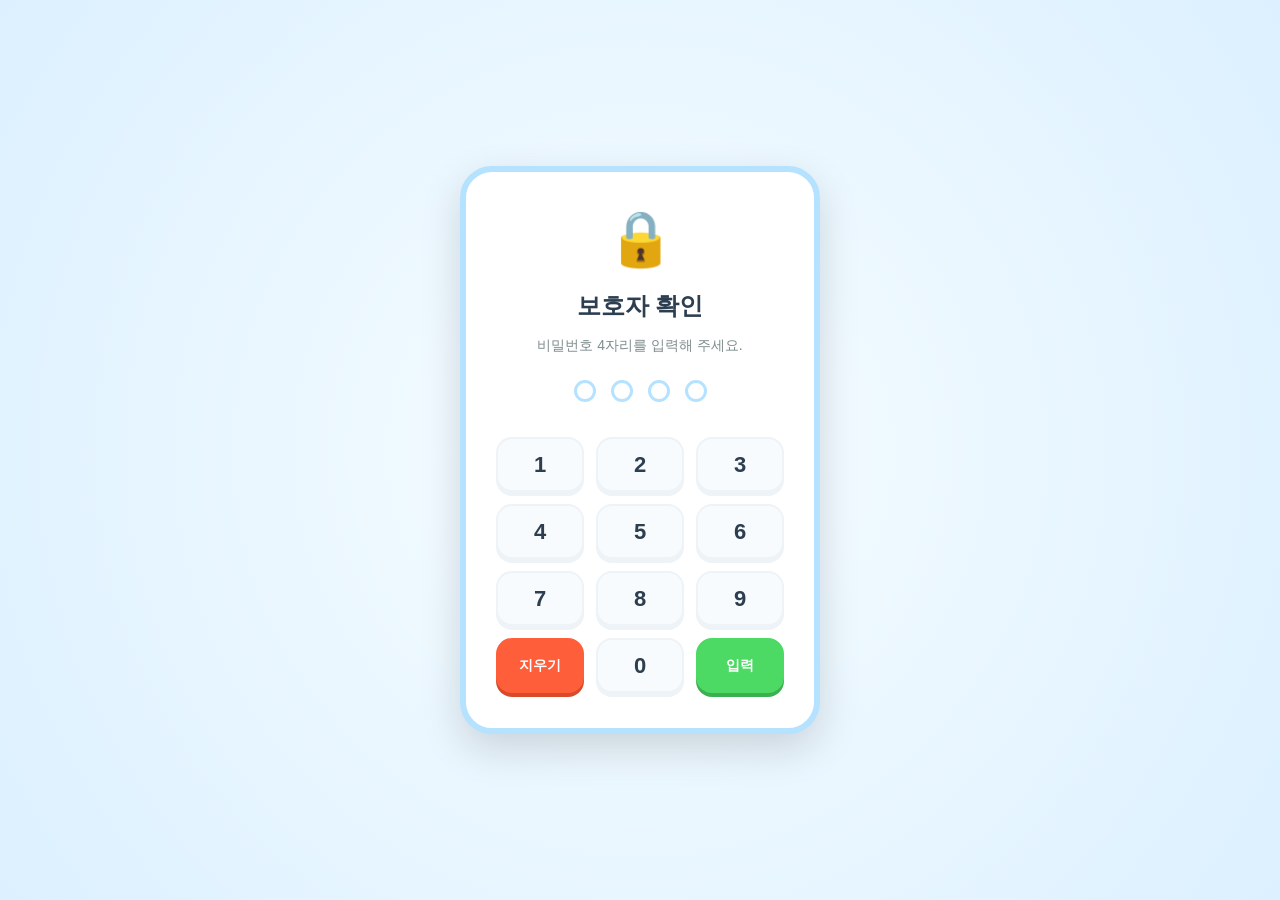
<file: index.html>
<!DOCTYPE html>
<!-- Numberblocks Playground - Cloudflare Automatic Git Build Trigger -->
<html lang="ko"><head><meta http-equiv="Content-Type" content="text/html; charset=UTF-8">
    
    <meta name="viewport" content="width=device-width, initial-scale=1.0">
    <title>넘버블록스 수학 놀이터 (Numberblocks Math Playground)</title>
    <!-- Google Fonts: Fredoka One (귀여운 볼드 폰트) & Gowun Dodum (깔끔한 한글 폰트) -->
    <link rel="preconnect" href="https://fonts.googleapis.com/">
    <link rel="preconnect" href="https://fonts.gstatic.com/" crossorigin="">
    <link href="./넘버블록스 수학 놀이터 (Numberblocks Math Playground)_files/css2" rel="stylesheet">
    <link rel="stylesheet" href="./넘버블록스 수학 놀이터 (Numberblocks Math Playground)_files/style.css?v=1.0.7">
</head>
<body>
    <!-- 0. 보호자 비밀번호 잠금 화면 -->
    <div id="screen-lock" class="lock-screen">
        <div class="lock-box">
            <div class="lock-icon">🔒</div>
            <h2>보호자 확인</h2>
            <p>비밀번호 4자리를 입력해 주세요.</p>
            <div class="password-display">
                <span class="dot"></span>
                <span class="dot"></span>
                <span class="dot"></span>
                <span class="dot"></span>
            </div>
            <div class="keypad">
                <button class="key-btn" data-key="1">1</button>
                <button class="key-btn" data-key="2">2</button>
                <button class="key-btn" data-key="3">3</button>
                <button class="key-btn" data-key="4">4</button>
                <button class="key-btn" data-key="5">5</button>
                <button class="key-btn" data-key="6">6</button>
                <button class="key-btn" data-key="7">7</button>
                <button class="key-btn" data-key="8">8</button>
                <button class="key-btn" data-key="9">9</button>
                <button class="key-btn key-clear" data-key="C">지우기</button>
                <button class="key-btn" data-key="0">0</button>
                <button class="key-btn key-ok" id="btn-lock-submit" data-key="OK">입력</button>
            </div>
            <p id="lock-error-msg" class="error-msg hidden">⚠️ 비밀번호가 일치하지 않아요!</p>
        </div>
    </div>

    <div id="app-container">
        <!-- 1. 헤더 영역 -->
        <header>
            <div class="logo" id="btn-logo">
                <span class="logo-text-eng">Numberblocks</span>
                <span class="logo-text-kor">수학 놀이터</span>
            </div>
            <div class="header-controls">
                <div class="volume-control-wrapper">
                    <button id="btn-sound-toggle" class="icon-btn" aria-label="음향 켜기/끄기" title="음향 켜기/끄기">🔊</button>
                    <button id="btn-bgm-next" class="bgm-next-btn" aria-label="다음 곡 재생" title="다음 곡 재생">
                        <span>⏭️</span>
                        <span id="bgm-track-info" class="bgm-track-info">1/4</span>
                    </button>
                    <div class="volume-slider-container">
                        <span class="volume-icon">🎵</span>
                        <input type="range" id="bgm-volume-slider" min="0" max="100" value="50" class="volume-slider" aria-label="배경음악 볼륨 조절" title="배경음악 볼륨 조절">
                    </div>
                </div>
                <button id="btn-home" class="home-btn hidden">🏠 홈으로</button>
            </div>
        </header>

        <!-- 2. 메인 컨텐츠 영역 -->
        <main>
            <!-- 2-A. 홈 화면 (모드 선택) -->
            <section id="screen-home" class="screen">
                <h1 class="main-title">숫자랑 재미있게 놀아볼까요?</h1>
                <p class="main-subtitle">원하는 놀이를 터치해 보세요!</p>
                <div class="menu-grid">
                    <div class="menu-card card-sandbox" id="menu-sandbox">
                        <div class="card-icon">🪵</div>
                        <h2>자유 놀이터</h2>
                        <p>블록을 꺼내서 합쳐보고 쪼개봐요!</p>
                    </div>
                    <div class="menu-card card-adventure" id="menu-adventure">
                        <div class="card-icon">➕</div>
                        <h2>더하기 빼기 모험</h2>
                        <p>넘버블록스 친구들과 수학 퀴즈를 풀어요!</p>
                    </div>
                    <div class="menu-card card-tracing" id="menu-tracing">
                        <div class="card-icon">✍️</div>
                        <h2>숫자 쓰기 연습</h2>
                        <p>터치 펜이나 손가락으로 숫자를 따라 써봐요!</p>
                    </div>
                    <div class="menu-card card-korean-tracing" id="menu-korean-tracing">
                        <div class="card-icon">🔤</div>
                        <h2>한글 쓰기 연습</h2>
                        <p>아/야/어/여와 가/나/다/라를 예쁘게 써봐요!</p>
                    </div>
                    <div class="menu-card card-korean-quiz" id="menu-korean-quiz">
                        <div class="card-icon">🎧</div>
                        <h2>한글 찾기 연습</h2>
                        <p>소리를 듣고 알맞은 한글을 맞춰봐요!</p>
                    </div>
                </div>
            </section>

            <!-- 2-B. 자유 놀이터 화면 -->
            <section id="screen-sandbox" class="screen hidden">
                <div class="game-header">
                    <h2>🪵 자유 놀이터</h2>
                    <p class="hint-text">블록을 드래그해서 합치고, 더블클릭하면 쪼개져요!</p>
                    <button class="clear-btn" id="btn-clear-sandbox">♻️ 모두 비우기</button>
                </div>
                <!-- 칠판을 좌우 가로 스크롤할 수 있도록 감싸는 래퍼 -->
                <div class="sandbox-board-wrapper">
                    <div class="play-zone" id="sandbox-playzone">
                        <!-- 드래그 앤 드롭되는 블록들이 동적으로 들어감 -->
                    </div>
                </div>
                <div class="block-spawner">
                    <p class="spawn-title">블록 소환하기 🧚</p>
                    <div class="spawner-buttons">
                        <button class="spawn-btn num-1" data-num="1">1</button>
                        <button class="spawn-btn num-2" data-num="2">2</button>
                        <button class="spawn-btn num-3" data-num="3">3</button>
                        <button class="spawn-btn num-4" data-num="4">4</button>
                        <button class="spawn-btn num-5" data-num="5">5</button>
                        <button class="spawn-btn num-6" data-num="6">6</button>
                        <button class="spawn-btn num-7" data-num="7">7</button>
                        <button class="spawn-btn num-8" data-num="8">8</button>
                        <button class="spawn-btn num-9" data-num="9">9</button>
                        <button class="spawn-btn num-10" data-num="10">10</button>
                    </div>
                </div>
            </section>

            <!-- 2-C. 더하기 빼기 모험 화면 (4지선다형 & 난이도 선택 추가) -->
            <section id="screen-adventure" class="screen hidden">
                <!-- 1. 난이도 선택 메뉴 화면 -->
                <div id="adventure-selector-screen" class="adventure-selector-screen">
                    <h2>🗺️ 수학 모험 난이도 선택</h2>
                    <p class="selector-desc">도전하고 싶은 단계를 선택해 주세요! 🌱</p>
                    
                    <div class="difficulty-grid">
                        <button class="diff-btn" data-start-stage="1">
                            <span class="diff-title">1단계 🌱</span>
                            <span class="diff-info">기초 덧셈/뺄셈 (10 이하)</span>
                        </button>
                        <button class="diff-btn" data-start-stage="11">
                            <span class="diff-title">2단계 🌟</span>
                            <span class="diff-info">10보다 큰 수 (20 이하)</span>
                        </button>
                        <button class="diff-btn" data-start-stage="21">
                            <span class="diff-title">3단계 🔥</span>
                            <span class="diff-info">고급 연산 (30 이하)</span>
                        </button>
                        <button class="diff-btn" data-start-stage="31">
                            <span class="diff-title">4단계 👑</span>
                            <span class="diff-info">마스터 격자 연산 (40 이하)</span>
                        </button>
                        <button class="diff-btn" data-start-stage="41">
                            <span class="diff-title">5단계 💎</span>
                            <span class="diff-info">초고수 완전 마스터 (50 이하)</span>
                        </button>
                    </div>
                    
                    <button class="selector-back-btn" onclick="switchMode('home')">메인 홈으로 🏠</button>
                </div>

                <!-- 2. 실제 게임 플레이 영역 (처음엔 숨김) -->
                <div id="adventure-game-playzone" class="adventure-game-playzone hidden">
                    <div class="game-header">
                        <div class="header-left-group">
                            <button class="header-back-btn" id="adventure-to-selector-btn">⬅️ 단계 선택</button>
                            <h2>➕ 더하기 빼기 모험</h2>
                        </div>
                        <div class="score-board">스테이지 <span id="adventure-stage">1</span>/50</div>
                    </div>
                    
                    <div class="adventure-main-new">
                        <!-- 수식 표시판 -->
                        <div class="quiz-equation" id="quiz-equation">7 + 3 = ?</div>
                        
                        <!-- 보조 숫자 블록 힌트 영역 (드래그하지 않고 눈으로 세어보는 영역) -->
                        <div class="quiz-visual-new" id="quiz-visual-zone-new">
                            <!-- 여기에 7 블록과 3 블록 등이 배치됨 -->
                        </div>
                        
                        <!-- 4지선다형 객관식 보기 영역 -->
                        <div class="choices-container" id="quiz-choices">
                            <!-- 동적으로 4개의 보기 버튼이 생성됨 -->
                        </div>
                    </div>
                </div>
            </section>

            <!-- 2-D. 숫자 쓰기 연습 화면 (터치 펜 최적화 & 1~5단계 난이도) -->
            <section id="screen-tracing" class="screen hidden">
                <!-- 1. 난이도 선택 메뉴 화면 -->
                <div id="tracing-selector-screen" class="adventure-selector-screen">
                    <h2>✍️ 숫자 쓰기 난이도 선택</h2>
                    <p class="selector-desc">연습하고 싶은 단계를 선택해 주세요! 🌱</p>
                    
                    <div class="difficulty-grid">
                        <button class="tracing-diff-btn diff-btn" data-start-num="1" data-end-num="10">
                            <span class="diff-title">1단계 🌱</span>
                            <span class="diff-info">기초 숫자 (1 ~ 10 쓰기)</span>
                        </button>
                        <button class="tracing-diff-btn diff-btn" data-start-num="11" data-end-num="20">
                            <span class="diff-title">2단계 🌟</span>
                            <span class="diff-info">10보다 큰 수 (11 ~ 20 쓰기)</span>
                        </button>
                        <button class="tracing-diff-btn diff-btn" data-start-num="21" data-end-num="30">
                            <span class="diff-title">3단계 🔥</span>
                            <span class="diff-info">20보다 큰 수 (21 ~ 30 쓰기)</span>
                        </button>
                        <button class="tracing-diff-btn diff-btn" data-start-num="31" data-end-num="40">
                            <span class="diff-title">4단계 👑</span>
                            <span class="diff-info">30보다 큰 수 (31 ~ 40 쓰기)</span>
                        </button>
                        <button class="tracing-diff-btn diff-btn" data-start-num="41" data-end-num="50">
                            <span class="diff-title">5단계 💎</span>
                            <span class="diff-info">40보다 큰 수 (41 ~ 50 쓰기)</span>
                        </button>
                    </div>
                    
                    <button class="selector-back-btn" onclick="switchMode('home')">메인 홈으로 🏠</button>
                </div>

                <!-- 2. 실제 게임 플레이 영역 (처음엔 숨김) -->
                <div id="tracing-game-playzone" class="tracing-game-playzone hidden">
                    <div class="game-header">
                        <div class="header-left-group">
                            <button class="header-back-btn" id="tracing-to-selector-btn">⬅️ 단계 선택</button>
                            <h2>✍️ 숫자 쓰기 연습</h2>
                        </div>
                        <p class="hint-text">터치 펜이나 손가락으로 가이드 선을 따라 숫자를 써 보세요!</p>
                    </div>
                    <div class="tracing-layout">
                        <!-- 숫자 선택 사이드바 -->
                        <div class="number-selector" id="tracing-number-selector">
                        </div>
                        
                        <!-- 쓰기 캔버스 영역 -->
                        <div class="canvas-container">
                            <canvas id="tracing-canvas" width="500" height="500"></canvas>
                            <!-- 터치 효과나 로딩 안내 등의 레이어 -->
                            <div id="tracing-feedback" class="hidden">참 잘했어요! 🎉</div>
                        </div>

                        <!-- 캐릭터 보상 애니메이션 영역 -->
                        <div class="tracing-reward" id="tracing-reward-zone">
                            <div class="reward-placeholder">숫자를 예쁘게 쓰면 넘버블록 친구가 나타나요! ✨</div>
                        </div>
                    </div>
                </div>
            </section>

            <!-- 2-E. 한글 쓰기 연습 화면 -->
            <section id="screen-korean-tracing" class="screen hidden">
                <!-- 1. 난이도 선택 메뉴 화면 -->
                <div id="korean-tracing-selector-screen" class="tracing-selector-screen">
                    <h2>🔤 한글 쓰기 단계 선택</h2>
                    <p class="selector-subtitle">연습하고 싶은 단계를 선택해 주세요! 🌱</p>
                    
                    <div class="diff-btn-group">
                        <button class="korean-tracing-diff-btn diff-btn" data-stage="1">
                            <span class="diff-title">1단계 🌱</span>
                            <span class="diff-info">기초 모음 (아 ~ 이 쓰기 10자)</span>
                        </button>
                        <button class="korean-tracing-diff-btn diff-btn" data-stage="2">
                            <span class="diff-title">2단계 🌟</span>
                            <span class="diff-info">기초 자음 (가 ~ 하 쓰기 14자)</span>
                        </button>
                        <button class="korean-tracing-diff-btn diff-btn" data-stage="3">
                            <span class="diff-title">3단계 🔥</span>
                            <span class="diff-info">이름 쓰기 (주변 사람 이름 15명)</span>
                        </button>
                    </div>
                    
                    <button class="selector-back-btn" onclick="switchMode('home')">메인 홈으로 🏠</button>
                </div>

                <!-- 2. 실제 게임 플레이 영역 -->
                <div id="korean-tracing-game-playzone" class="tracing-game-playzone hidden">
                    <div class="game-header">
                        <div class="header-left-group">
                            <button class="header-back-btn" id="korean-tracing-to-selector-btn">⬅️ 단계 선택</button>
                            <h2>🔤 한글 쓰기 연습</h2>
                        </div>
                        <p class="hint-text">터치 펜이나 손가락으로 가이드 선을 따라 한글을 써 보세요!</p>
                    </div>
                    <div class="tracing-layout">
                        <!-- 한글 글자 선택 사이드바 -->
                        <div class="number-selector" id="korean-letter-selector">
                        </div>
                        
                        <!-- 쓰기 캔버스 영역 -->
                        <div class="canvas-container">
                            <canvas id="korean-tracing-canvas" width="500" height="500"></canvas>
                            <div id="korean-tracing-feedback" class="hidden">참 잘했어요! 🎉</div>
                        </div>

                        <!-- 캐릭터 보상 애니메이션 영역 (1~50 무작위 넘버블록스) -->
                        <div class="tracing-reward" id="korean-tracing-reward-zone">
                            <div class="reward-placeholder">한글을 예쁘게 쓰면 넘버블록 친구가 나타나요! ✨</div>
                        </div>
                    </div>
                </div>
            </section>

            <!-- 2-F. 한글 찾기 연습 (듣기 퀴즈) 화면 -->
            <section id="screen-korean-quiz" class="screen hidden">
                <!-- 1. 단계 선택 화면 -->
                <div id="korean-quiz-selector-screen" class="tracing-selector-screen">
                    <h2>🎧 한글 찾기 단계 선택 🎧</h2>
                    <p class="selector-subtitle">소리를 듣고 알맞은 한글을 찾아보세요!</p>
                    
                    <div class="diff-btn-group">
                        <button class="korean-quiz-diff-btn diff-btn" data-stage="1">
                            <span class="diff-title">1단계 🌱</span>
                            <span class="diff-info">기초 모음 (아 ~ 이 10자)</span>
                        </button>
                        <button class="korean-quiz-diff-btn diff-btn" data-stage="2">
                            <span class="diff-title">2단계 🌟</span>
                            <span class="diff-info">기초 자음 (가 ~ 하 14자)</span>
                        </button>
                        <button class="korean-quiz-diff-btn diff-btn" data-stage="3">
                            <span class="diff-title">3단계 🔥</span>
                            <span class="diff-info">이름 찾기 (주변 사람 이름 15명)</span>
                        </button>
                    </div>
                    
                    <button class="selector-back-btn" onclick="switchMode('home')">메인 홈으로 🏠</button>
                </div>

                <!-- 2. 실제 퀴즈 플레이 영역 -->
                <div id="korean-quiz-game-playzone" class="tracing-game-playzone hidden">
                    <div class="game-header">
                        <div class="header-left-group">
                            <button class="header-back-btn" id="korean-quiz-to-selector-btn">⬅️ 단계 선택</button>
                            <h2>🎧 한글 찾기 연습</h2>
                        </div>
                        <div class="score-board">문제 <span id="korean-quiz-stage">1</span>/10</div>
                    </div>

                    <div class="korean-quiz-container">
                        <!-- 음성 재재생 큼직한 버튼 -->
                        <div class="korean-quiz-question-box">
                            <div id="korean-quiz-char-zone" class="korean-quiz-char-zone"></div>
                            <button id="btn-korean-quiz-replay" class="korean-audio-replay-btn">
                                <span class="speaker-icon">🔊</span>
                                <span class="replay-text">소리 다시 듣기</span>
                            </button>
                        </div>

                        <!-- 3단계 전용 이름 글자 슬롯 영역 ([ 강 ] [ 하 ] [ 성 ]) -->
                        <div id="korean-quiz-name-slots-container" class="korean-name-slots-container hidden">
                            <div id="korean-quiz-name-slots" class="korean-name-slots"></div>
                        </div>

                        <!-- 4지선다형 카드 버튼 그리드 -->
                        <div class="korean-choices-container" id="korean-quiz-choices">
                            <!-- 4개의 보기 버튼이 JS로 자동 생성됨 -->
                        </div>
                    </div>
                </div>
            </section>
        </main>

        <!-- 정답 축하 스페셜 말풍선 오버레이 레이어 (모든 모드 공통 전역 팝업) -->
        <div id="adventure-success-feedback" class="adventure-feedback-layer hidden">
            <div class="feedback-content">
                <div class="feedback-bubble" id="feedback-bubble-text">잘했어, 하성아! 🎉</div>
                <div id="feedback-block-display" class="feedback-block-display"></div>
            </div>
        </div>

        <!-- 3. 푸터 / 팝업 효과음 및 성공 모달 -->
        <div id="modal-success" class="modal hidden">
            <div class="modal-content">
                <h2 id="modal-title">🎉 대단해요! 🎉</h2>
                <div id="modal-reward-character"></div>
                <p id="modal-text">정답을 맞췄습니다!</p>
                <button id="modal-next-btn">다음으로 가기 ➔</button>
            </div>
        </div>
    </div>

    <!-- 4. 토스트 메시지용 컨테이너 -->
    <div id="toast-container" class="toast-container"></div>

    <!-- 5. 폭죽 애니메이션용 캔버스 (마우스 투과, 풀스크린 고정) -->
    <canvas id="confetti-canvas" style="position: fixed; top: 0; left: 0; width: 100vw; height: 100vh; pointer-events: none; z-index: 99999;" width="1920" height="911"></canvas>

    <script src="./넘버블록스 수학 놀이터 (Numberblocks Math Playground)_files/game.js.다운로드?v=1.0.5"></script>


</body></html>
</file>
<file: 넘버블록스 수학 놀이터 (Numberblocks Math Playground)_files/style.css>
/* ----------------------------------------------------
   🎨 넘버블록스 수학 놀이터 - 스타일시트 (style.css)
---------------------------------------------------- */

:root {
    --font-primary: 'Gowun Dodum', sans-serif;
    --font-accent: 'Fredoka', sans-serif;

    /* 캐릭터 대표 컬러 */
    --color-num1: #ff3b30;
    --color-num2: #ff9500;
    --color-num3: #ffcc00;
    --color-num4: #4cd964;
    --color-num5: #5ac8fa;
    --color-num6: #5856d6;
    --color-num7: #ff2d55;
    --color-num8: #af52de;
    --color-num9: #8e8e93;
    --color-num10: #ffffff;

    /* 배경 및 시스템 컬러 */
    --bg-app: #eef7ff;
    --bg-card: #ffffff;
    --text-dark: #333333;
    --text-light: #ffffff;
    --shadow-soft: 0 10px 30px rgba(0,0,0,0.08);
    --shadow-strong: 0 15px 40px rgba(0,0,0,0.15);
    
    /* 그리드 및 단위 크기 */
    --block-unit: 50px; /* 블록 한 칸의 가로/세로 기본 크기 */
}

/* 초기화 및 공통 스타일 */
.hidden {
    display: none !important;
}

* {
    box-sizing: border-box;
    margin: 0;
    padding: 0;
    user-select: none;
    -webkit-user-select: none;
}

body {
    font-family: var(--font-primary);
    background-color: var(--bg-app);
    color: var(--text-dark);
    display: flex;
    justify-content: center;
    align-items: center;
    min-height: 100vh;
    overflow-x: hidden;
}

/* 전체 컨테이너 */
#app-container {
    width: 95%;
    max-width: 1280px;
    height: 92vh;
    max-height: 900px;
    background: radial-gradient(circle, #f7fdff 0%, #dcf0ff 100%);
    box-shadow: var(--shadow-strong);
    border-radius: 24px;
    display: flex;
    flex-direction: column;
    overflow: hidden;
    position: relative;
    border: 8px solid #ffffff;
}

/* 1. 헤더 스타일 */
header {
    height: 80px;
    background: rgba(255, 255, 255, 0.8);
    backdrop-filter: blur(10px);
    display: flex;
    justify-content: space-between;
    align-items: center;
    padding: 0 30px;
    border-bottom: 3px dashed #b5e2ff;
    z-index: 10;
}

.logo {
    display: flex;
    align-items: baseline;
    gap: 10px;
    cursor: pointer;
    transition: transform 0.2s cubic-bezier(0.175, 0.885, 0.32, 1.275);
}

.logo:hover {
    transform: scale(1.05);
}

.logo-text-eng {
    font-family: var(--font-accent);
    font-size: 28px;
    font-weight: 700;
    background: linear-gradient(45deg, var(--color-num1), var(--color-num3), var(--color-num5));
    -webkit-background-clip: text;
    -webkit-text-fill-color: transparent;
}

.logo-text-kor {
    font-size: 20px;
    font-weight: 700;
    color: #4a5568;
}

.header-controls {
    display: flex;
    align-items: center;
    gap: 15px;
}

.volume-control-wrapper {
    display: flex;
    align-items: center;
    gap: 10px;
    background: rgba(255, 255, 255, 0.85);
    padding: 6px 14px;
    border-radius: 50px;
    border: 2px solid #b5e2ff;
    box-shadow: 0 4px 12px rgba(0, 0, 0, 0.05);
}

.volume-slider-container {
    display: flex;
    align-items: center;
    gap: 6px;
}

.volume-slider {
    width: 80px;
    accent-color: #ff9500;
    cursor: pointer;
}

.bgm-next-btn {
    display: flex;
    align-items: center;
    gap: 4px;
    background: linear-gradient(135deg, #e3f2fd 0%, #bbdefb 100%);
    border: 1.5px solid #90caf9;
    border-radius: 20px;
    padding: 4px 10px;
    font-size: 15px;
    color: #1976d2;
    font-weight: bold;
    cursor: pointer;
    transition: all 0.2s cubic-bezier(0.175, 0.885, 0.32, 1.275);
}

.bgm-next-btn:hover {
    transform: scale(1.08);
    background: linear-gradient(135deg, #bbdefb 0%, #90caf9 100%);
    box-shadow: 0 2px 8px rgba(25, 118, 210, 0.2);
}

.bgm-track-info {
    font-size: 13px;
    font-family: var(--font-accent);
    color: #1565c0;
    background: rgba(255, 255, 255, 0.8);
    padding: 2px 6px;
    border-radius: 10px;
}

/* 귀여운 버튼 기본 스타일 */
button {
    cursor: pointer;
    font-family: var(--font-primary);
    border: none;
    outline: none;
    transition: all 0.2s cubic-bezier(0.175, 0.885, 0.32, 1.275);
}

button:active {
    transform: scale(0.92);
}

.icon-btn {
    font-size: 24px;
    background: transparent;
    padding: 5px;
}

.home-btn {
    background: linear-gradient(135deg, #ff9500 0%, #ff5e3a 100%);
    color: white;
    font-size: 16px;
    font-weight: bold;
    padding: 10px 20px;
    border-radius: 50px;
    box-shadow: 0 4px 15px rgba(255,149,0,0.3);
}

.home-btn.hidden {
    display: none;
}

/* 2. 메인 컨텐츠 및 화면 제어 */
main {
    flex: 1;
    position: relative;
    overflow: hidden;
}

.screen {
    position: absolute;
    top: 0;
    left: 0;
    width: 100%;
    height: 100%;
    padding: 30px;
    display: flex;
    flex-direction: column;
    opacity: 1;
    transition: opacity 0.3s ease, transform 0.3s ease;
    z-index: 1;
}

.screen.hidden {
    opacity: 0;
    transform: translateY(20px);
    pointer-events: none;
    z-index: 0;
}

/* 2-A. 홈 화면 */
#screen-home {
    justify-content: center;
    align-items: center;
    text-align: center;
}

.main-title {
    font-size: 36px;
    color: #2c3e50;
    margin-bottom: 10px;
    font-weight: 700;
}

.main-subtitle {
    font-size: 18px;
    color: #7f8c8d;
    margin-bottom: 40px;
}

.menu-grid {
    display: grid;
    grid-template-columns: repeat(auto-fit, minmax(200px, 1fr));
    gap: 20px;
    width: 100%;
    max-width: 1150px;
}

.menu-card {
    background: var(--bg-card);
    border-radius: 24px;
    padding: 30px 15px;
    box-shadow: var(--shadow-soft);
    border: 4px solid #ffffff;
    cursor: pointer;
    transition: all 0.3s cubic-bezier(0.175, 0.885, 0.32, 1.275);
    display: flex;
    flex-direction: column;
    align-items: center;
    gap: 12px;
}

.menu-card:hover {
    transform: translateY(-10px) scale(1.03);
    box-shadow: var(--shadow-strong);
}

.card-icon {
    font-size: 56px;
    width: 88px;
    height: 88px;
    border-radius: 50%;
    display: flex;
    justify-content: center;
    align-items: center;
    background: #f0f7ff;
    transition: transform 0.4s ease;
}

.menu-card:hover .card-icon {
    transform: rotate(15deg) scale(1.1);
}

.card-sandbox { border-bottom: 6px solid var(--color-num3); }
.card-adventure { border-bottom: 6px solid var(--color-num5); }
.card-tracing { border-bottom: 6px solid var(--color-num1); }
.card-korean-tracing { border-bottom: 6px solid #af52de; }
.card-korean-quiz { border-bottom: 6px solid #007aff; }

.menu-card h2 {
    font-size: 22px;
    color: #2c3e50;
    font-weight: 700;
}

.menu-card p {
    font-size: 14px;
    color: #95a5a6;
    line-height: 1.4;
}

/* 공통 게임 헤더 */
.game-header {
    display: flex;
    justify-content: space-between;
    align-items: center;
    margin-bottom: 20px;
    border-bottom: 2px dashed #dcf0ff;
    padding-bottom: 15px;
}

.game-header h2 {
    font-size: 24px;
    color: #2c3e50;
    display: flex;
    align-items: center;
    gap: 10px;
}

.hint-text {
    font-size: 15px;
    color: #7f8c8d;
}

.clear-btn {
    background: #ff5e3a;
    color: white;
    font-weight: bold;
    padding: 10px 20px;
    border-radius: 12px;
    font-size: 15px;
}

/* 2-B. 자유 놀이터 플레이존 */
/* 2-B. 자유 놀이터 가로 스크롤러 및 플레이존 */
.sandbox-board-wrapper {
    flex: 1;
    background: rgba(255, 255, 255, 0.5);
    border-radius: 20px;
    border: 3px dashed #b5e2ff;
    overflow-x: auto;
    overflow-y: hidden;
    -webkit-overflow-scrolling: touch; /* 모바일 부드러운 가속 터치 스크롤 */
    margin-bottom: 20px;
    box-shadow: inset 0 4px 10px rgba(0,0,0,0.02);
    display: flex;
}

.play-zone {
    flex: 1;
    width: 100%;
    height: 100%;
    position: relative;
    background: transparent;
}

/* 블록 소환 영역 */
.block-spawner {
    background: #ffffff;
    border-radius: 16px;
    padding: 15px;
    box-shadow: var(--shadow-soft);
    display: flex;
    flex-direction: column;
    gap: 10px;
}

.spawn-title {
    font-weight: bold;
    font-size: 16px;
    color: #4a5568;
}

.spawner-buttons {
    display: flex;
    gap: 10px;
    justify-content: space-between;
    overflow-x: auto;
    padding-top: 8px;
    padding-bottom: 8px;
    padding-left: 4px;
    padding-right: 4px;
    margin-top: -4px;
    margin-bottom: -4px;
}

/* 소환 버튼 컬러들 */
.spawn-btn {
    flex: 1;
    min-width: 45px;
    height: 45px;
    border-radius: 12px;
    font-family: var(--font-accent);
    font-size: 18px;
    font-weight: 700;
    color: white;
    text-shadow: 0 1px 2px rgba(0,0,0,0.2);
    box-shadow: 0 4px 0 rgba(0,0,0,0.15);
    transition: transform 0.15s ease, box-shadow 0.15s ease;
}

.num-1 { background-color: var(--color-num1); }
.num-2 { background-color: var(--color-num2); }
.num-3 { background-color: var(--color-num3); }
.num-4 { background-color: var(--color-num4); }
.num-5 { background-color: var(--color-num5); }
.num-6 { background-color: var(--color-num6); }
.num-7 { background-color: var(--color-num7); }
.num-8 { background-color: var(--color-num8); }
.num-9 { background-color: var(--color-num9); color: #333; text-shadow: none; }
.num-10 { background-color: #f0f0f0; color: red; border: 2px solid var(--color-num1); text-shadow: none; }
.num-11 { background-color: #ff6b6b; }
.num-12 { background-color: #fca510; }
.num-13 { background-color: #f1c40f; color: #333; text-shadow: none; }
.num-14 { background-color: #2ecc71; }
.num-15 { background-color: #1abc9c; }
.num-16 { background-color: #3498db; }
.num-17 { background-color: #9b59b6; }
.num-18 { background-color: #e84393; }
.num-19 { background-color: #6c5ce7; }
.num-20 { background-color: #00cec9; }
.num-100 { background-color: #ffd700; color: #d35400; border: 2px solid #e67e22; font-weight: 800; }

.spawn-btn:hover {
    transform: translateY(-3px);
    box-shadow: 0 7px 0 rgba(0,0,0,0.15);
}

/* ----------------------------------------------------
   👾 넘버블록 캐릭터 디자인 (CSS 블록 핵심 구조)
---------------------------------------------------- */

.numberblock-character {
    position: absolute;
    display: inline-flex;
    flex-direction: column-reverse; /* 아래에서 위로 블록이 쌓임 */
    cursor: grab;
    touch-action: none;
    z-index: 10;
    transition: transform 0.1s ease;
    filter: drop-shadow(0 6px 8px rgba(0,0,0,0.15));
}

.numberblock-character:active {
    cursor: grabbing;
    transform: scale(1.05);
    z-index: 100;
}

/* 단일 블록 스퀘어 */
.single-block {
    width: var(--block-unit);
    height: var(--block-unit);
    border: 3px solid rgba(0, 0, 0, 0.15);
    border-radius: 8px;
    box-shadow: inset 0 4px 6px rgba(255,255,255,0.4), inset 0 -4px 6px rgba(0,0,0,0.2);
    position: relative;
}

/* 캐릭터별 고유 특성 데코레이션 */
/* 1: 빨간색, 외눈박이 */
.numberblock-character[data-value="1"] .single-block {
    background-color: var(--color-num1);
}

/* 2: 주황색 */
.numberblock-character[data-value="2"] .single-block {
    background-color: var(--color-num2);
}

/* 3: 노란색 */
.numberblock-character[data-value="3"] .single-block {
    background-color: var(--color-num3);
}

/* 4: 초록색 */
.numberblock-character[data-value="4"] .single-block {
    background-color: var(--color-num4);
}

/* 4의 특수 형태 (2x2 정사각형 - 아래에서 위로 채움) */
.numberblock-character[data-value="4"] {
    display: flex;
    flex-flow: column-reverse wrap;
    width: calc(var(--block-unit) * 2);
    height: calc(var(--block-unit) * 2);
}

/* 6의 특수 형태 (2x3 직사각형 - 보라색 주사위 테마 고증) */
.numberblock-character[data-value="6"] {
    display: flex;
    flex-flow: column-reverse wrap;
    width: calc(var(--block-unit) * 2);
    height: calc(var(--block-unit) * 3);
}

/* 8의 특수 형태 (2x4 직사각형 - 옥토블록 문어 테마 고증) */
.numberblock-character[data-value="8"] {
    display: flex;
    flex-flow: column-reverse wrap;
    width: calc(var(--block-unit) * 2);
    height: calc(var(--block-unit) * 4);
}


/* 5: 하늘색 */
.numberblock-character[data-value="5"] .single-block {
    background-color: var(--color-num5);
}

/* 6: 보라색 */
.numberblock-character[data-value="6"] .single-block {
    background-color: var(--color-num6);
}

/* 7: 무지개 색상 분할 (아래서부터 빨,주,노,초,파,남,보 고증) */
.numberblock-character[data-value="7"] .single-block:nth-child(1) { background-color: #ff3b30; } /* 빨강 */
.numberblock-character[data-value="7"] .single-block:nth-child(2) { background-color: #ff9500; } /* 주황 */
.numberblock-character[data-value="7"] .single-block:nth-child(3) { background-color: #ffcc00; } /* 노랑 */
.numberblock-character[data-value="7"] .single-block:nth-child(4) { background-color: #4cd964; } /* 초록 */
.numberblock-character[data-value="7"] .single-block:nth-child(5) { background-color: #5ac8fa; } /* 파랑 */
.numberblock-character[data-value="7"] .single-block:nth-child(6) { background-color: #007aff; } /* 남색 */
.numberblock-character[data-value="7"] .single-block:nth-child(7) { background-color: #5856d6; } /* 보라 */

/* 8: 자주색 */
.numberblock-character[data-value="8"] .single-block {
    background-color: var(--color-num8);
}

/* 9: 회색 */
.numberblock-character[data-value="9"] .single-block {
    background-color: var(--color-num9);
}

/* 9의 특수 형태 (3x3 정사각형 - 회색 재채기 테마 고증) */
.numberblock-character[data-value="9"] {
    display: flex;
    flex-flow: column-reverse wrap;
    width: calc(var(--block-unit) * 3);
    height: calc(var(--block-unit) * 3);
}

/* 10의 특수 형태 (2x5 직사각형 - 슈퍼히어로 테마 고증) */
.numberblock-character[data-value="10"] {
    display: flex;
    flex-flow: column-reverse wrap;
    width: calc(var(--block-unit) * 2);
    height: calc(var(--block-unit) * 5);
}


/* 10: 흰색 (빨간 테두리) */
.numberblock-character[data-value="10"] .single-block {
    background-color: var(--color-num10);
    border: 3px solid var(--color-num1);
}

/* 블록 얼굴 레이어 (항상 가장 위쪽 블록에 얹힘) */
.block-face {
    position: absolute;
    top: 0;
    left: 0;
    width: 100%;
    height: 100%;
    display: flex;
    justify-content: center;
    align-items: center;
    pointer-events: none;
    z-index: 5;
}

.eyes {
    display: flex;
    justify-content: center;
    gap: 6px;
    position: absolute;
    top: 10px;
    width: 100%;
}

.eye {
    width: 12px;
    height: 12px;
    background: #000000;
    border-radius: 50%;
    position: relative;
    border: 1px solid white;
}

.eye::after {
    content: '';
    position: absolute;
    top: 2px;
    left: 2px;
    width: 4px;
    height: 4px;
    background: #ffffff;
    border-radius: 50%;
}

.mouth {
    width: 18px;
    height: 8px;
    border-bottom: 3px solid #000;
    border-radius: 0 0 10px 10px;
    position: absolute;
    bottom: 12px;
    transition: transform 0.2s ease;
}

/* 캐릭터별 고유 얼굴 디자인 */
/* 1: 외눈박이 */
.numberblock-character[data-value="1"] .eye {
    width: 16px;
    height: 16px;
}
.numberblock-character[data-value="1"] .eyes {
    gap: 0;
    justify-content: center;
}

/* 2: 보라색 안경 */
.numberblock-character[data-value="2"] .eyes::before {
    content: '👓';
    font-size: 24px;
    position: absolute;
    top: -6px;
    z-index: 2;
}

/* 3: 세 개의 노란 왕관(모자) */
.numberblock-character[data-value="3"]::before {
    content: '👑';
    font-size: 20px;
    position: absolute;
    top: -20px;
    left: 15px;
    z-index: 10;
}

/* 4: 정사각형 안경 */
.numberblock-character[data-value="4"] .eye {
    border-radius: 2px;
    width: 12px;
    height: 12px;
}

/* 5: 별안경 */
.numberblock-character[data-value="5"] .eyes::before {
    content: '⭐ ⭐';
    font-size: 14px;
    position: absolute;
    top: -2px;
    color: #ffcc00;
    text-shadow: 0 0 3px rgba(0,0,0,0.5);
    z-index: 2;
    letter-spacing: -2px;
}

/* 7: 무지개 머리 */
.numberblock-character[data-value="7"]::before {
    content: '🌈';
    font-size: 20px;
    position: absolute;
    top: -18px;
    left: 15px;
    z-index: 10;
}

/* 8: 옥토블록 문어 눈구조 */
.numberblock-character[data-value="8"] .eyes::before {
    content: '🐙';
    font-size: 22px;
    position: absolute;
    top: -14px;
    z-index: 2;
}

/* 10: 머리에 빨간 별 */
.numberblock-character[data-value="10"]::before {
    content: '⭐';
    font-size: 22px;
    color: red;
    position: absolute;
    top: -22px;
    left: 14px;
    z-index: 10;
}

/* 콤비네이션 연출용 애니메이션 */
@keyframes bounce-scale {
    0%, 100% { transform: scale(1); }
    50% { transform: scale(1.15); }
}

.block-bounce {
    animation: bounce-scale 0.4s cubic-bezier(0.175, 0.885, 0.32, 1.275);
}

/* ----------------------------------------------------
   ➕ 더하기 빼기 모험 (Math Adventure)
---------------------------------------------------- */
.adventure-main {
    display: flex;
    gap: 20px;
    flex: 1;
    min-height: 0;
}

.quiz-panel {
    flex: 1.2;
    background: #ffffff;
    border-radius: 20px;
    padding: 20px;
    box-shadow: var(--shadow-soft);
    display: flex;
    flex-direction: column;
    gap: 20px;
}

.quiz-bubble {
    background: #f0f7ff;
    border-radius: 16px;
    padding: 15px 20px;
    position: relative;
    border: 2px solid #b5e2ff;
}

.quiz-bubble::after {
    content: '';
    position: absolute;
    bottom: -15px;
    left: 40px;
    border-width: 15px 15px 0;
    border-style: solid;
    border-color: #b5e2ff transparent;
    display: block;
    width: 0;
}

#quiz-question {
    font-size: 20px;
    font-weight: 700;
    color: #2c3e50;
    line-height: 1.5;
}

.quiz-visual {
    flex: 1;
    background: #fafbfc;
    border-radius: 12px;
    border: 2px dashed #e2e8f0;
    position: relative;
    overflow: hidden;
}

.answer-panel {
    flex: 0.8;
    display: flex;
    flex-direction: column;
}

.target-zone {
    flex: 1;
    background: #eefbee;
    border: 4px dashed #8cd88c;
    border-radius: 20px;
    display: flex;
    flex-direction: column;
    justify-content: center;
    align-items: center;
    padding: 20px;
    text-align: center;
    position: relative;
    transition: background 0.3s ease;
}

.target-zone.drag-over {
    background: #d4f7d4;
    transform: scale(1.02);
}

.target-label {
    font-size: 15px;
    color: #55af55;
    font-weight: bold;
    pointer-events: none;
    margin-bottom: 20px;
}

/* ----------------------------------------------------
   ✍️ 숫자 쓰기 연습 (Number Tracing) - 터치 펜 최적화
---------------------------------------------------- */
.tracing-layout {
    display: flex;
    gap: 20px;
    flex: 1;
    min-height: 0;
}

.number-selector {
    display: flex;
    flex-direction: column;
    gap: 8px;
    overflow-y: auto;
    padding-right: 5px;
    width: 80px;
}

.num-select-btn {
    width: 60px;
    height: 60px;
    border-radius: 50%;
    background: #ffffff;
    font-family: var(--font-accent);
    font-size: 22px;
    font-weight: 700;
    color: #4a5568;
    box-shadow: var(--shadow-soft);
    border: 3px solid #e2e8f0;
}

.num-select-btn.active {
    background: linear-gradient(135deg, var(--color-num1) 0%, #ff5e3a 100%);
    color: white;
    border-color: #ffffff;
    box-shadow: 0 4px 15px rgba(255,59,48,0.4);
    transform: scale(1.1);
}

.canvas-container {
    flex: 1.5;
    position: relative;
    background: #ffffff;
    border-radius: 24px;
    box-shadow: var(--shadow-soft);
    border: 5px solid #ffffff;
    display: flex;
    justify-content: center;
    align-items: center;
    overflow: hidden;
}

#tracing-canvas,
#korean-tracing-canvas {
    width: 100% !important;
    height: 100% !important;
    background: transparent !important;
    cursor: crosshair !important;
    touch-action: none !important; /* 브라우저 스크롤/바운스 방지 - 터치펜 및 터치 드로잉 필수 */
    -webkit-user-select: none !important;
    user-select: none !important;
}

#tracing-feedback {
    position: absolute;
    font-size: 32px;
    font-weight: 700;
    color: #4cd964;
    background: rgba(255,255,255,0.9);
    padding: 15px 30px;
    border-radius: 50px;
    box-shadow: var(--shadow-strong);
    animation: bounce-scale 0.5s ease;
    z-index: 10;
}

.tracing-reward {
    flex: 1;
    background: rgba(255, 255, 255, 0.4);
    border-radius: 24px;
    border: 3px dashed #dcf0ff;
    display: flex;
    justify-content: center;
    align-items: center;
    padding: 20px;
    position: relative;
}

.reward-placeholder {
    font-size: 15px;
    color: #7f8c8d;
    text-align: center;
    line-height: 1.6;
}

.tracing-footer {
    display: flex;
    justify-content: flex-end;
    margin-top: 15px;
}

/* ----------------------------------------------------
   🎉 팝업 / 모달 디자인
---------------------------------------------------- */
.modal {
    position: fixed;
    top: 0;
    left: 0;
    width: 100%;
    height: 100%;
    background: rgba(0, 0, 0, 0.5);
    backdrop-filter: blur(8px);
    display: flex;
    justify-content: center;
    align-items: center;
    z-index: 1000;
    opacity: 1;
    transition: opacity 0.3s ease;
}

.modal.hidden {
    opacity: 0;
    pointer-events: none;
}

.modal-content {
    background: #ffffff;
    border-radius: 30px;
    padding: 40px;
    width: 90%;
    max-width: 450px;
    text-align: center;
    box-shadow: var(--shadow-strong);
    border: 6px solid #4cd964;
    transform: scale(1);
    transition: transform 0.3s cubic-bezier(0.175, 0.885, 0.32, 1.275);
}

.modal.hidden .modal-content {
    transform: scale(0.8);
}

#modal-title {
    font-size: 32px;
    color: #4cd964;
    margin-bottom: 20px;
}

#modal-reward-character {
    height: 260px;
    display: flex;
    justify-content: center;
    align-items: center;
    margin-bottom: 20px;
    position: relative;
}

/* 🏷️ 모달 팝업 내부 보상 넘버블록 캐릭터 축소 비율 적용 (가림 버그 방지) */
#modal-reward-character .numberblock-character {
    --block-unit: 20px !important; /* 모달 내 블록 크기를 20px로 강제 컴팩트화 */
    position: relative !important;
    left: 0 !important;
    top: 0 !important;
    transform: none !important;
}

/* 모달 내 100 자식 정렬 보정 */
#modal-reward-character .numberblock-character[data-value="100"] {
    width: calc(20px * 10) !important;
    grid-template-columns: repeat(10, 20px) !important;
}

/* 모달 내 100 왕관 위치 보정 */
#modal-reward-character .numberblock-character[data-value="100"]::before {
    left: 90px !important; /* 200px 가로의 중앙 */
    font-size: 16px !important;
    top: -16px !important;
}

/* 모달 내 숫자 뱃지 위치 보정 */
#modal-reward-character .numberblock-character .big-number-badge {
    font-size: 13px !important;
    padding: 2px 6px !important;
    top: -30px !important;
}

#modal-reward-character .numberblock-character[data-value="100"] .big-number-badge {
    font-size: 14px !important;
    padding: 3px 8px !important;
    top: -32px !important;
}

#modal-text {
    font-size: 18px;
    color: #4a5568;
    margin-bottom: 30px;
}

#modal-next-btn {
    background: linear-gradient(135deg, #4cd964 0%, #2bd04b 100%);
    color: white;
    font-size: 18px;
    font-weight: bold;
    padding: 12px 35px;
    border-radius: 50px;
    box-shadow: 0 6px 20px rgba(76,217,100,0.3);
}

/* 스크롤바 커스텀 */
::-webkit-scrollbar {
    width: 8px;
    height: 8px;
}
::-webkit-scrollbar-track {
    background: #f1f1f1;
    border-radius: 10px;
}
::-webkit-scrollbar-thumb {
    background: #c1c1c1;
    border-radius: 10px;
}
::-webkit-scrollbar-thumb:hover {
    background: #a8a8a8;
}

/* ----------------------------------------------------
   🔒 보호자 확인 비밀번호 잠금 화면 스타일
---------------------------------------------------- */
.lock-screen {
    position: fixed;
    top: 0;
    left: 0;
    width: 100vw;
    height: 100vh;
    background: radial-gradient(circle, #f7fdff 0%, #dcf0ff 100%);
    display: flex;
    justify-content: center;
    align-items: center;
    z-index: 9999;
    opacity: 1;
    transition: opacity 0.4s ease, transform 0.4s ease;
}

.lock-screen.unlocked {
    opacity: 0;
    transform: scale(1.08);
    pointer-events: none;
}

.lock-box {
    background: #ffffff;
    border-radius: 32px;
    padding: 35px 30px;
    width: 90%;
    max-width: 360px;
    box-shadow: var(--shadow-strong);
    border: 6px solid #b5e2ff;
    text-align: center;
    display: flex;
    flex-direction: column;
    align-items: center;
    gap: 15px;
}

.lock-icon {
    font-size: 54px;
    margin-bottom: 5px;
}

.lock-box h2 {
    font-size: 24px;
    color: #2c3e50;
    font-weight: 700;
}

.lock-box p {
    font-size: 14px;
    color: #7f8c8d;
}

.password-display {
    display: flex;
    gap: 15px;
    margin: 10px 0;
}

.password-display .dot {
    width: 22px;
    height: 22px;
    border: 3px solid #b5e2ff;
    border-radius: 50%;
    background: transparent;
    transition: all 0.15s ease;
}

.password-display .dot.filled {
    background: #4cd964;
    border-color: #4cd964;
    transform: scale(1.1);
}

.keypad {
    display: grid;
    grid-template-columns: repeat(3, 1fr);
    gap: 12px;
    width: 100%;
    margin-top: 10px;
}

.key-btn {
    height: 55px;
    background: #f8fbfd;
    border: 2px solid #eef3f7;
    border-radius: 16px;
    font-family: var(--font-accent);
    font-size: 22px;
    font-weight: bold;
    color: #2c3e50;
    box-shadow: 0 4px 0 #eef3f7;
    display: flex;
    justify-content: center;
    align-items: center;
    transition: all 0.1s ease;
}

.key-btn:active {
    transform: translateY(3px);
    box-shadow: 0 1px 0 #eef3f7;
}

.key-clear {
    background: #ff5e3a;
    border-color: #ff5e3a;
    color: white;
    box-shadow: 0 4px 0 #d94a2b;
    font-family: var(--font-primary);
    font-size: 14px;
}
.key-clear:active {
    box-shadow: 0 1px 0 #d94a2b;
}

.key-ok {
    background: #4cd964;
    border-color: #4cd964;
    color: white;
    box-shadow: 0 4px 0 #3cb051;
    font-family: var(--font-primary);
    font-size: 14px;
}
.key-ok:active {
    box-shadow: 0 1px 0 #3cb051;
}

.error-msg {
    color: #ff5e3a;
    font-weight: bold;
    font-size: 14px;
    margin-top: 5px;
}

.shake-anim {
    animation: shake 0.3s ease;
}

@keyframes shake {
    0%, 100% { transform: translateX(0); }
    20%, 60% { transform: translateX(-10px); }
    40%, 80% { transform: translateX(10px); }
}

/* ----------------------------------------------------
   🔥 10 초과 큰 수 블록 (11~100) 전용 격자형 스타일
---------------------------------------------------- */
.numberblock-character.shape-big-number {
    --block-unit: 40px; /* 기존 20px 대비 2배인 40px로 적당하고 밸런스 있는 크기로 조절 */
    display: grid !important;
    grid-template-columns: repeat(10, var(--block-unit)) !important; /* 10열 고정 */
    width: calc(var(--block-unit) * 10) !important;
    height: auto !important; /* 높이는 줄 수에 따라 자동 */
    flex-flow: none !important; /* 기존 플렉스 해제 */
}

/* 10 이상 일반 큰수 블록 컬러 (파스텔 블루 그라데이션) */
.numberblock-character.shape-big-number .single-block {
    background: linear-gradient(135deg, #70d6ff 0%, #54a0ff 100%);
}

/* ⭐ 100 전용 디자인 고증 (마룬 테두리 및 살구/자홍 체스판) */
.numberblock-character[data-value="100"] .single-block {
    border: 1px solid #7a1515 !important; /* 짙은 적갈색 마룬 테두리 */
    box-shadow: inset 0 1px 2px rgba(255,255,255,0.4) !important;
}

/* 체스판 격자 교차 컬러 구현 */
.numberblock-character[data-value="100"] .single-block.chess-salmon {
    background: linear-gradient(135deg, #ffb3b3 0%, #ff8080 100%) !important; /* 살구색 (Salmon) */
}
.numberblock-character[data-value="100"] .single-block.chess-puce {
    background: linear-gradient(135deg, #a54060 0%, #852a45 100%) !important; /* 자홍색 (Puce) */
}

.numberblock-character[data-value="100"]::before {
    content: '👑' !important;
    position: absolute !important; /* 중요: 절대 배치를 해두어야 Grid Item으로 할당되어 격자 배치가 꼬이는 현상을 방지함 */
    font-family: var(--font-accent);
    font-size: 20px !important;
    top: -20px !important;
    left: 190px !important; /* 400px 가로 한가운데 정렬 */
}

/* ----------------------------------------------------
   💬 100 초과 알림 토스트 팝업 스타일
---------------------------------------------------- */
.toast-container {
    position: fixed;
    top: 30px;
    left: 50%;
    transform: translateX(-50%);
    z-index: 10000;
    display: flex;
    flex-direction: column;
    align-items: center;
    gap: 10px;
    pointer-events: none;
}

.toast {
    background: rgba(255, 94, 58, 0.95);
    color: white;
    padding: 12px 30px;
    border-radius: 50px;
    font-size: 16px;
    font-weight: bold;
    box-shadow: 0 10px 25px rgba(255,94,58,0.3);
    border: 3px solid #ffffff;
    animation: toast-in-out 2.5s cubic-bezier(0.175, 0.885, 0.32, 1.275) forwards;
}

@keyframes toast-in-out {
    0% { transform: translateY(-20px); opacity: 0; }
    10% { transform: translateY(0); opacity: 1; }
    90% { transform: translateY(0); opacity: 1; }
    100% { transform: translateY(-20px); opacity: 0; }
}

/* ----------------------------------------------------
   🏷️ 큰 수 블록(11~100) 숫자 오버레이 뱃지 스타일 (머리 위 말풍선)
---------------------------------------------------- */
.big-number-badge {
    position: absolute;
    top: -42px;
    left: 50%;
    right: auto;
    transform: translateX(-50%);
    background: linear-gradient(135deg, #ff416c, #ff4b2b);
    color: #ffffff;
    border: 2.5px solid #ffffff;
    border-radius: 20px;
    padding: 3px 14px;
    font-family: 'Fredoka One', var(--font-accent), sans-serif;
    font-size: 1.15rem;
    font-weight: 700;
    box-shadow: 0 4px 12px rgba(255, 65, 108, 0.4);
    pointer-events: none;
    z-index: 100;
    white-space: nowrap;
    text-shadow: 0 1px 2px rgba(0, 0, 0, 0.2);
    display: inline-flex;
    align-items: center;
    justify-content: center;
    text-align: center;
    width: auto;
    height: auto;
}

/* 말풍선 꼬리 장식 (중앙 정렬) */
.big-number-badge::after {
    content: '';
    position: absolute;
    bottom: -7px;
    left: 50%;
    right: auto;
    transform: translateX(-50%);
    border-width: 7px 6px 0;
    border-style: solid;
    border-color: #ff4b2b transparent transparent transparent;
    display: block;
    width: 0;
    height: 0;
}

/* 100 영웅 블록 전용 골드 뱃지 오버레이 */
.numberblock-character[data-value="100"] .big-number-badge {
    background: linear-gradient(135deg, #f39c12, #f1c40f);
    box-shadow: 0 4px 12px rgba(243, 156, 18, 0.45);
    font-size: 1.25rem;
    padding: 4px 16px;
    top: -48px;
}

.numberblock-character[data-value="100"] .big-number-badge::after {
    border-color: #f39c12 transparent transparent transparent;
    bottom: -7px;
}

/* ----------------------------------------------------
   ➕ 더하기 빼기 모험 (4지선다형 객관식 리디자인)
---------------------------------------------------- */
.adventure-main-new {
    flex: 1;
    display: flex;
    flex-direction: column;
    align-items: center;
    justify-content: space-around;
    padding: 10px 0;
    gap: 20px;
}

/* 수식 보드 */
.quiz-equation {
    font-family: var(--font-accent);
    font-size: 56px;
    font-weight: 700;
    color: #2c3e50;
    text-shadow: 0 4px 0px rgba(0,0,0,0.06);
    background: #ffffff;
    padding: 15px 50px;
    border-radius: 30px;
    border: 5px solid #b5e2ff;
    box-shadow: var(--shadow-soft);
}

/* 힌트 블록 정렬 (드래그 불가, 나란히 배치) */
.quiz-visual-new {
    display: flex;
    justify-content: center;
    align-items: flex-end;
    gap: 40px;
    min-height: 250px;
    width: 100%;
}

/* 퀴즈 힌트 블록 전용 위치 리셋 강제 속성 및 세로 폭주 방지 축소화 */
.quiz-visual-new .numberblock-character {
    position: relative !important;
    left: 0 !important;
    top: 0 !important;
    cursor: default !important;
    pointer-events: none !important; /* 클릭이나 드래그 완전 방지 */
    --block-unit: 46px !important; /* 대화면 PC 환경에서는 본래의 웅장함을 감상하도록 46px로 거의 원복! */
}

.quiz-visual-new .numberblock-character .big-number-badge {
    top: calc(var(--block-unit) * -1.0) !important;
    font-size: 13px !important;
    padding: 2px 6px !important;
    border-width: 2px !important;
    border-radius: 8px !important;
}

.quiz-visual-new .numberblock-character .big-number-badge::after {
    border-width: 5px 4px 0 !important;
    bottom: -5px !important;
}

/* 4지선다 보기 컨테이너 */
.choices-container {
    display: grid;
    grid-template-columns: repeat(4, 1fr);
    gap: 15px;
    width: 100%;
    max-width: 650px;
}

/* 4지선다형 카드 버튼 */
.choice-btn {
    height: 75px;
    border-radius: 20px;
    font-family: var(--font-accent);
    font-size: 32px;
    font-weight: bold;
    color: white;
    text-shadow: 0 2px 4px rgba(0,0,0,0.15);
    box-shadow: 0 6px 0 rgba(0,0,0,0.15);
    transition: all 0.1s ease;
}

.choice-btn:active {
    transform: translateY(4px);
    box-shadow: 0 2px 0 rgba(0,0,0,0.15);
}

/* 보기 카드 색상들 (주요 넘버블록 컬러 채택) */
.choice-btn:nth-child(1) { background-color: var(--color-num1); border: 3px solid #ff4d4d; }
.choice-btn:nth-child(2) { background-color: var(--color-num2); border: 3px solid #ff9f1a; }
.choice-btn:nth-child(3) { background-color: var(--color-num3); border: 3px solid #fecb2f; color: #333; text-shadow: none; }
.choice-btn:nth-child(4) { background-color: var(--color-num4); border: 3px solid #2ecc71; }

/* ----------------------------------------------------
   👑 정답 성공 피드백 오버레이 레이어
---------------------------------------------------- */
.adventure-feedback-layer {
    position: fixed;
    top: 0;
    left: 0;
    width: 100vw;
    height: 100vh;
    background: rgba(220, 240, 255, 0.92);
    backdrop-filter: blur(8px);
    display: flex;
    justify-content: center;
    align-items: center;
    z-index: 9999;
}

.feedback-content {
    display: flex;
    flex-direction: column;
    align-items: center;
    gap: 30px;
}

/* "잘했어, 하성아!" 칭찬 말풍선 */
.feedback-bubble {
    position: relative;
    background: #ffffff;
    border: 6px solid #4cd964;
    border-radius: 30px;
    padding: 20px 45px;
    font-size: 38px;
    font-weight: bold;
    color: #2c3e50;
    box-shadow: 0 10px 30px rgba(76,217,100,0.25);
    text-align: center;
    animation: scale-up-bounce 0.5s cubic-bezier(0.175, 0.885, 0.32, 1.275) forwards;
}

/* 말풍선 아래쪽 뾰족이 */
.feedback-bubble::after {
    content: '';
    position: absolute;
    bottom: -20px;
    left: 50%;
    transform: translateX(-50%);
    border-width: 20px 15px 0;
    border-style: solid;
    border-color: #ffffff transparent;
    display: block;
    width: 0;
    z-index: 10;
}

.feedback-bubble::before {
    content: '';
    position: absolute;
    bottom: -28px;
    left: 50%;
    transform: translateX(-50%);
    border-width: 23px 18px 0;
    border-style: solid;
    border-color: #4cd964 transparent;
    display: block;
    width: 0;
    z-index: 9;
}

/* 정답 넘버블록 캐릭터 띄우는 위치 */
.feedback-block-display {
    display: flex;
    justify-content: center;
    align-items: flex-end;
    min-height: 250px;
}

.feedback-block-display .numberblock-character {
    position: relative !important;
    left: 0 !important;
    top: 0 !important;
    animation: bounce-loop 1.2s infinite ease-in-out;
}

@keyframes bounce-loop {
    0%, 100% { transform: translateY(0) scale(1); }
    50% { transform: translateY(-30px) scale(1.05); }
}

@keyframes scale-up-bounce {
    0% { transform: scale(0.6); opacity: 0; }
    100% { transform: scale(1); opacity: 1; }
}

/* ----------------------------------------------------
   🗺️ 수학 모험 난이도 선택기 (Difficulty Selector)
---------------------------------------------------- */
.adventure-selector-screen {
    display: flex;
    flex-direction: column;
    align-items: center;
    justify-content: center;
    height: 100%;
    padding: 30px;
    background: radial-gradient(circle, #f0f9ff 0%, #e0f2fe 100%);
    border-radius: 20px;
}

.adventure-selector-screen h2 {
    font-family: var(--font-accent);
    font-size: 42px;
    color: #0284c7;
    margin-bottom: 10px;
    text-shadow: 0 2px 4px rgba(0,0,0,0.05);
}

.selector-desc {
    font-size: 20px;
    color: #64748b;
    margin-bottom: 40px;
}

/* 난이도 버튼 그리드 */
.difficulty-grid {
    display: flex;
    flex-direction: column;
    gap: 15px;
    width: 100%;
    max-width: 580px;
    margin-bottom: 40px;
}

/* 각 난이도 카드 버튼 */
.diff-btn {
    display: flex;
    justify-content: space-between;
    align-items: center;
    padding: 20px 30px;
    border-radius: 25px;
    border: 4px solid white;
    cursor: pointer;
    box-shadow: 0 6px 15px rgba(0,0,0,0.06);
    transition: all 0.2s cubic-bezier(0.175, 0.885, 0.32, 1.275);
    text-align: left;
}

.diff-btn:hover {
    transform: translateY(-4px) scale(1.03);
    box-shadow: 0 10px 20px rgba(0,0,0,0.1);
}

.diff-btn:active {
    transform: translateY(1px);
}

.diff-title {
    font-family: var(--font-accent);
    font-size: 26px;
    font-weight: 800;
    color: white;
}

.diff-info {
    font-size: 16px;
    font-weight: 500;
    color: rgba(255, 255, 255, 0.9);
}

/* 각 난이도 버튼 개별 시그니처 색상 (넘버블록스 테마) */
.diff-btn[data-start-stage="1"],
.diff-btn[data-start-num="1"] {
    background: linear-gradient(135deg, #4cd964 0%, #2ecc71 100%);
    box-shadow: 0 6px 0 #27ae60;
}
.diff-btn[data-start-stage="11"],
.diff-btn[data-start-num="11"] {
    background: linear-gradient(135deg, #3498db 0%, #2980b9 100%);
    box-shadow: 0 6px 0 #1f6696;
}
.diff-btn[data-start-stage="21"],
.diff-btn[data-start-num="21"] {
    background: linear-gradient(135deg, #f1c40f 0%, #f39c12 100%);
    box-shadow: 0 6px 0 #d35400;
    color: #1e293b;
}
.diff-btn[data-start-stage="21"] .diff-info,
.diff-btn[data-start-num="21"] .diff-info {
    color: #334155;
    font-weight: 600;
}
.diff-btn[data-start-stage="31"],
.diff-btn[data-start-num="31"] {
    background: linear-gradient(135deg, #e67e22 0%, #d35400 100%);
    box-shadow: 0 6px 0 #a04000;
}
.diff-btn[data-start-stage="41"],
.diff-btn[data-start-num="41"] {
    background: linear-gradient(135deg, #9b59b6 0%, #8e44ad 100%);
    box-shadow: 0 6px 0 #6c3483;
}

/* 홈 가기 및 뒤로가기 버튼 */
.selector-back-btn {
    padding: 15px 35px;
    font-family: var(--font-accent);
    font-size: 20px;
    font-weight: bold;
    color: #64748b;
    background: #e2e8f0;
    border-radius: 20px;
    border: none;
    cursor: pointer;
    transition: background 0.2s ease;
}

.selector-back-btn:hover {
    background: #cbd5e1;
    color: #334155;
}

/* 게임 헤더용 정렬 및 단계선택 버튼 */
.header-left-group {
    display: flex;
    align-items: center;
    gap: 15px;
}

.header-back-btn {
    padding: 8px 16px;
    background: #f1f5f9;
    border: 2px solid #cbd5e1;
    border-radius: 12px;
    font-size: 15px;
    font-weight: bold;
    color: #475569;
    cursor: pointer;
    transition: all 0.2s ease;
}

.header-back-btn:hover {
    background: #cbd5e1;
    color: #1e293b;
}

.adventure-game-playzone {
    display: flex;
    flex-direction: column;
    height: 100%;
}

/* 😢 오답 패널티용 블록 슬픈 힝구 얼굴 스타일 */
.numberblock-character.sad-face .eye {
    background: #333333 !important;
    border-radius: 50% 50% 0 0 !important; /* 아래를 깎아 처진 억울한 눈망울 연출 */
    height: 7px !important;
    transform: rotate(15deg);
}

.numberblock-character.sad-face .eye:nth-child(2) {
    transform: rotate(-15deg);
}

.numberblock-character.sad-face .mouth {
    width: 14px !important;
    height: 6px !important;
    border-radius: 50% !important;
    border-top: 4px solid #333333 !important; /* 위쪽 보더만 주어 뒤집힌 U자(시옷 입) 완성 */
    border-bottom: none !important;
    background: transparent !important;
    margin-top: 8px !important;
}

/* 셰이크 오답 버튼용 진동 효과 정의 */
@keyframes shake-btn {
    0%, 100% { transform: translateX(0); }
    20%, 60% { transform: translateX(-8px); }
    40%, 80% { transform: translateX(8px); }
}

.shake-anim {
    animation: shake-btn 0.3s ease-in-out;
}

/* ====================================================
   📱 반응형 및 작은 화면(노트북/모바일) 최적화 스타일
==================================================== */

/* 1. 노트북 및 태블릿용 세로 해상도가 좁은 화면 최적화 (높이 820px 이하) */
@media (max-height: 820px), (max-width: 1024px) {
    header {
        height: 60px;
        padding: 0 20px;
    }
    .logo-text-eng {
        font-size: 22px;
    }
    .logo-text-kor {
        font-size: 14px;
    }
    .screen {
        padding: 15px; /* 패딩 축소로 여백 확보 */
    }
    
    /* 자유 놀이터(자유 모드) 내부 높이 여백 보정 및 블록 크기 최적화 */
    .sandbox-container {
        gap: 10px !important;
    }
    .sandbox-playzone {
        height: 520px !important; /* 놀이판 높이 여유 확보 */
    }
    #sandbox-playzone .numberblock-character {
        --block-unit: 38px !important; /* 소형 노트북 칠판 내에서 7, 10 블록의 잘림 방지를 위해 38px로 가변 다운! */
    }
    #sandbox-playzone .numberblock-character .big-number-badge {
        top: calc(var(--block-unit) * -1.0) !important;
        font-size: 14px !important;
        padding: 2px 8px !important;
    }

    /* ➡️ 난이도 선택 대기실 노트북 해상도 최적화 (2열 바둑판 구조로 세로 짤림 예방) */
    .difficulty-grid {
        display: grid !important;
        grid-template-columns: repeat(2, 1fr) !important;
        gap: 10px !important;
        max-width: 680px !important;
        margin-bottom: 15px !important;
    }
    .diff-btn {
        padding: 10px 18px !important;
        border-radius: 16px !important;
        border-width: 2px !important;
        box-shadow: 0 4px 10px rgba(0,0,0,0.04) !important;
    }
    .diff-title {
        font-size: 18px !important;
    }
    .diff-info {
        font-size: 13px !important;
    }
    .selector-back-btn {
        padding: 10px 25px !important;
        font-size: 15px !important;
        border-radius: 12px !important;
    }
    
    /* 더하기 빼기 모험 문제판 크기 조율 */
    .quiz-equation {
        font-size: 40px !important;
        padding: 10px 35px !important;
    }
    .quiz-visual-new {
        min-height: 180px !important;
        gap: 20px !important;
    }
    .quiz-visual-new .numberblock-character {
        --block-unit: 38px !important; /* 가로 배치 환경인 노트북에서는 38px로 웅장하게 키워도 오버플로우가 나지 않습니다! */
    }
    .choice-btn {
        height: 60px !important;
        font-size: 26px !important;
    }
    
    /* 숫자 쓰기 연습 캔버스 크기 다운 */
    .tracing-layout {
        gap: 15px !important;
    }
    #tracing-canvas {
        max-width: 400px !important;
        max-height: 400px !important;
    }
    .canvas-container {
        padding: 10px !important;
    }
    .tracing-reward .numberblock-img {
        height: 280px !important;
        max-height: 320px !important;
    }
}

/* 2. 스마트폰 및 가로 폭이 좁은 기기 최적화 (가로 폭 768px 이하 - 모바일) */
@media (max-width: 768px) {
    #app-container {
        width: 100vw !important;
        height: 100dvh !important; /* 모바일 브라우저 툴바 높이를 감안한 동적 뷰포트 높이 강제! */
        max-width: 100vw !important;
        max-height: 100dvh !important;
        border: none !important;
        border-radius: 0 !important;
    }
    
    header {
        height: 48px !important; /* 헤더 높이 슬림화로 칠판 공간 추가 세이브 */
        padding: 0 8px !important;
    }
    
    .logo {
        gap: 4px !important;
    }

    .logo-text-eng {
        font-size: 15px !important;
    }
    .logo-text-kor {
        display: none !important; /* 모바일 헤더 협소 방지를 위해 숨김 */
    }
    
    .header-controls {
        gap: 6px !important;
    }
    
    .home-btn {
        font-size: 12px !important;
        padding: 5px 10px !important;
    }
    
    .screen {
        padding: 8px !important;
    }

    /* ➡️ 모험 모드 대기실 난이도 카드 모바일 최적화 */
    .difficulty-grid {
        gap: 10px !important;
        margin-bottom: 20px !important;
        padding: 0 10px !important;
    }
    
    .diff-btn {
        padding: 12px 20px !important;
        border-radius: 16px !important;
        border-width: 2px !important;
        box-shadow: 0 4px 10px rgba(0,0,0,0.04) !important;
    }
    
    .diff-title {
        font-size: 18px !important;
    }
    
    .diff-info {
        font-size: 13px !important;
    }
    
    .selector-back-btn {
        padding: 10px 25px !important;
        font-size: 16px !important;
        border-radius: 12px !important;
    }

    .header-left-group {
        gap: 8px !important;
    }
    
    .adventure-to-selector-btn {
        font-size: 12px !important;
        padding: 6px 10px !important;
        border-radius: 8px !important;
    }
    
    /* 모바일용 공통 게임 헤더 레이아웃 (겹침 방지 Grid 정렬) */
    .game-header {
        display: grid !important;
        grid-template-columns: 1fr auto !important; /* 좌측 텍스트 영역 / 우측 버튼 영역 */
        grid-template-rows: auto auto !important;
        gap: 6px !important;
        align-items: center !important;
        margin-bottom: 12px !important;
        padding-bottom: 10px !important;
    }
    
    .game-header h2 {
        grid-column: 1 / 2 !important;
        grid-row: 1 / 2 !important;
        font-size: 20px !important;
        margin: 0 !important;
    }
    
    .game-header .hint-text {
        grid-column: 1 / 2 !important;
        grid-row: 2 / 3 !important;
        font-size: 12px !important;
        margin: 0 !important;
        line-height: 1.3 !important;
    }
    
    .game-header .clear-btn {
        grid-column: 2 / 3 !important;
        grid-row: 1 / 3 !important; /* 세로 두 칸을 병합하여 우측 중앙에 깔끔하게 정렬 */
        align-self: center !important;
        padding: 6px 12px !important;
        font-size: 13px !important;
        border-radius: 8px !important;
        margin: 0 !important;
        white-space: nowrap !important;
    }
    
    /* 🏠 홈 화면 모바일 배치 최적화 및 슬림화 (잘림 및 겹침 해결) */
    #screen-home {
        justify-content: flex-start !important; /* 상단 바짝 밀착 */
        align-items: center !important;
        padding-top: 15px !important;
    }
    
    .main-title {
        font-size: 24px !important; /* 글씨 소폭 축소 */
        margin-bottom: 4px !important;
        margin-top: 5px !important;
    }
    
    .main-subtitle {
        font-size: 13px !important;
        margin-bottom: 25px !important; /* 환영 문구 가시성 확보 */
        display: block !important;
    }
    
    /* 3대 메뉴 카드를 수평 컴팩트형 리스트 카드로 전면 개편 */
    .menu-grid {
        grid-template-columns: 1fr !important; /* 1열 수직 나열 */
        gap: 10px !important;
        padding: 0 10px !important;
        width: 100% !important;
    }
    
    .menu-card {
        display: grid !important;
        grid-template-columns: auto 1fr !important;
        grid-template-rows: auto auto !important;
        column-gap: 15px !important;
        row-gap: 2px !important;
        align-items: center !important;
        padding: 12px 18px !important;
        border-radius: 20px !important;
        text-align: left !important;
        border-width: 3px !important;
    }
    
    .card-icon {
        grid-column: 1 / 2 !important;
        grid-row: 1 / 3 !important; /* 좌측에 세로 2칸 통합으로 아이콘 아담하게 배치 */
        font-size: 32px !important;
        width: 52px !important;
        height: 52px !important;
        margin-bottom: 0 !important;
        align-self: center !important;
    }
    
    .menu-card h2 {
        grid-column: 2 / 3 !important;
        grid-row: 1 / 2 !important;
        font-size: 16px !important;
        margin: 0 !important;
        text-align: left !important;
        color: #2c3e50 !important;
        align-self: end !important;
    }
    
    .menu-card p {
        grid-column: 2 / 3 !important;
        grid-row: 2 / 3 !important;
        font-size: 11px !important;
        margin: 0 !important;
        text-align: left !important;
        color: #7f8c8d !important;
        line-height: 1.3 !important;
        align-self: start !important;
    }
    
    /* 자유 놀이터 모바일 정렬 및 작업공간 세로 극대화 */
    .sandbox-container {
        flex-direction: column !important;
        gap: 8px !important;
    }
    
    .sandbox-board-wrapper {
        flex: 1 !important; /* 남는 세로 높이를 전부 차지하도록 팽창 */
        height: auto !important; /* 고정 높이 해제 */
        min-height: 380px !important; /* 폰 세로 크기에 맞춰 최소 380px 이상 웅장하게 확보 */
        width: 100% !important;
        overflow-x: auto !important;
        overflow-y: hidden !important;
        border-width: 3px !important;
        margin-bottom: 10px !important;
    }
    
    #sandbox-playzone {
        flex: none !important;
        width: 1500px !important;
        height: 100% !important;
    }

    /* 모바일 블록 소환 영역 컴팩트화 (화면 세로 절약) */
    .block-spawner {
        padding: 10px !important;
        gap: 6px !important;
        border-radius: 14px !important;
    }

    .spawner-title {
        font-size: 13px !important;
        margin-bottom: 2px !important;
        text-align: center;
    }

    .spawner-buttons {
        gap: 8px !important;
        padding-top: 6px !important;
        padding-bottom: 6px !important;
        padding-left: 4px !important;
        padding-right: 4px !important;
        overflow-x: auto !important; /* 가로 스크롤 허용 */
        display: flex !important;
        justify-content: flex-start !important; /* 스크롤 되도록 정렬 */
    }

    .spawner-buttons .spawn-btn {
        flex: none !important; /* 고정 크기 유지하여 가로로 나란히 나열 */
        min-width: 48px !important;
        height: 44px !important;
        font-size: 15px !important;
        border-radius: 10px !important;
    }
    
    /* 더하기 빼기 모험 모바일 대응 및 세로 스크롤 최적화 */
    #screen-adventure {
        overflow-y: auto !important;
        -webkit-overflow-scrolling: touch;
    }

    .adventure-game-playzone {
        overflow-y: auto !important;
        -webkit-overflow-scrolling: touch;
        padding-bottom: 25px !important;
    }

    .quiz-equation {
        font-size: 26px !important;
        padding: 6px 20px !important;
        border-width: 3px !important;
    }
    
    .quiz-visual-new {
        flex-direction: column !important; /* 좁은 모바일 폭 수직 정렬 */
        align-items: center !important;
        justify-content: center !important;
        min-height: auto !important;
        height: auto !important;
        gap: 4px !important;
        padding: 4px 0 !important;
    }

    .quiz-visual-new .numberblock-character {
        --block-unit: 15px !important;
    }

    .quiz-visual-new .numberblock-img {
        height: 85px !important; /* 이미지 캐릭터 세로 컴팩트화로 2개 수직 배치 시 공간 확보 */
        max-width: 100px !important;
    }
    
    .quiz-visual-new .visual-op-sign {
        margin: 2px 0 !important;
        font-size: 22px !important;
    }
    
    .choices-container {
        grid-template-columns: repeat(2, 1fr) !important;
        gap: 10px !important;
        max-width: 100% !important;
        margin-top: 10px !important;
        margin-bottom: 20px !important;
    }
    
    .choice-btn {
        height: 48px !important;
        font-size: 20px !important;
        border-radius: 14px !important;
    }
    
    /* 숫자 쓰기 연습 모바일 대응 */
    .tracing-layout {
        flex-direction: column !important;
        align-items: center !important;
        overflow-y: auto !important;
        gap: 10px !important;
    }
    
    .number-selector {
        width: 100% !important;
        flex-direction: row !important;
        flex-wrap: wrap !important;
        justify-content: center !important;
        padding: 6px !important;
        gap: 5px !important;
        height: auto !important;
        max-height: none !important;
    }
    
    .num-select-btn {
        min-width: 40px !important;
        height: 38px !important;
        padding: 0 4px !important;
        font-size: 14px !important;
    }
    
    .canvas-container {
        width: 100% !important;
        max-width: 300px !important; /* 캔버스 비율 모바일에 맞춤 */
        aspect-ratio: 1/1 !important;
        padding: 5px !important;
        margin: 0 auto !important;
    }
    
    #tracing-canvas {
        width: 100% !important;
        height: 100% !important;
        max-width: 100% !important;
        max-height: 100% !important;
    }
    
    .tracing-reward {
        width: 100% !important;
        min-height: 100px !important;
        margin-top: 5px !important;
        padding: 10px !important;
    }
    
    .tracing-reward .numberblock-img {
        height: 150px !important;
        max-height: 170px !important;
    }
    
    /* 성공/실패 모달창 모바일 크기 최적화 */
    .modal-content {
        padding: 20px !important;
        width: 95% !important;
        max-width: 340px !important;
    }
    #modal-title {
        font-size: 24px !important;
    }
    #modal-reward-character {
        height: 180px !important;
    }
}

/* ==========================================
   🎵 배경음악 볼륨 조절 슬라이더 UI
   ========================================== */
.volume-control-wrapper {
    display: flex;
    align-items: center;
    gap: 8px;
    background: rgba(255, 255, 255, 0.85);
    padding: 6px 14px;
    border-radius: 30px;
    backdrop-filter: blur(8px);
    box-shadow: 0 4px 15px rgba(0,0,0,0.08);
    border: 2px solid rgba(255, 255, 255, 0.9);
}

.volume-slider-container {
    display: flex;
    align-items: center;
    gap: 6px;
}

.volume-icon {
    font-size: 1.1rem;
}

.volume-slider {
    -webkit-appearance: none;
    appearance: none;
    width: 90px;
    height: 8px;
    border-radius: 4px;
    background: #e2e8f0;
    outline: none;
    cursor: pointer;
    transition: background 0.2s;
}

.volume-slider::-webkit-slider-thumb {
    -webkit-appearance: none;
    appearance: none;
    width: 18px;
    height: 18px;
    border-radius: 50%;
    background: linear-gradient(135deg, #ff416c, #ff4b2b);
    cursor: pointer;
    box-shadow: 0 2px 6px rgba(0,0,0,0.25);
    transition: transform 0.15s ease;
}

.volume-slider::-webkit-slider-thumb:hover {
    transform: scale(1.25);
}

.volume-slider::-moz-range-thumb {
    width: 18px;
    height: 18px;
    border-radius: 50%;
    background: linear-gradient(135deg, #ff416c, #ff4b2b);
    cursor: pointer;
    border: none;
    box-shadow: 0 2px 6px rgba(0,0,0,0.25);
    transition: transform 0.15s ease;
}

/* ==========================================
   👾 원작 넘버블록스 이미지 캐릭터 전용 스타일
   ========================================== */
.numberblock-character.image-character {
    display: inline-flex;
    align-items: center;
    justify-content: center;
    position: absolute;
    flex-direction: column;
}

.numberblock-img {
    height: 120px;
    width: auto;
    max-width: 240px;
    object-fit: contain;
    pointer-events: none;
    user-select: none;
    -webkit-user-drag: none;
    filter: drop-shadow(0 6px 12px rgba(0,0,0,0.18));
    transition: transform 0.2s cubic-bezier(0.175, 0.885, 0.32, 1.275);
}

.numberblock-character[data-value="0"] .numberblock-img { height: 75px; }
.numberblock-character[data-value="1"] .numberblock-img { height: 85px; }
.numberblock-character[data-value="2"] .numberblock-img { height: 100px; }
.numberblock-character[data-value="3"] .numberblock-img { height: 115px; }
.numberblock-character[data-value="4"] .numberblock-img { height: 125px; }
.numberblock-character[data-value="5"] .numberblock-img { height: 135px; }
.numberblock-character[data-value="6"] .numberblock-img { height: 140px; }
.numberblock-character[data-value="7"] .numberblock-img { height: 145px; }
.numberblock-character[data-value="8"] .numberblock-img { height: 150px; }
.numberblock-character[data-value="9"] .numberblock-img { height: 155px; }
.numberblock-character[data-value="10"] .numberblock-img { height: 165px; }
.numberblock-character[data-value="11"] .numberblock-img { height: 170px; }
.numberblock-character[data-value="12"] .numberblock-img { height: 173px; }
.numberblock-character[data-value="13"] .numberblock-img { height: 176px; }
.numberblock-character[data-value="14"] .numberblock-img { height: 179px; }
.numberblock-character[data-value="15"] .numberblock-img { height: 182px; }
.numberblock-character[data-value="16"] .numberblock-img { height: 185px; }
.numberblock-character[data-value="17"] .numberblock-img { height: 188px; }
.numberblock-character[data-value="18"] .numberblock-img { height: 191px; }
.numberblock-character[data-value="19"] .numberblock-img { height: 194px; }
.numberblock-character[data-value="20"] .numberblock-img { height: 197px; }
.numberblock-character[data-value="21"] .numberblock-img { height: 200px; }
.numberblock-character[data-value="22"] .numberblock-img { height: 203px; }
.numberblock-character[data-value="23"] .numberblock-img { height: 206px; }
.numberblock-character[data-value="24"] .numberblock-img { height: 209px; }
.numberblock-character[data-value="25"] .numberblock-img { height: 212px; }
.numberblock-character[data-value="26"] .numberblock-img { height: 215px; }
.numberblock-character[data-value="27"] .numberblock-img { height: 218px; }
.numberblock-character[data-value="28"] .numberblock-img { height: 221px; }
.numberblock-character[data-value="29"] .numberblock-img { height: 224px; }
.numberblock-character[data-value="30"] .numberblock-img { height: 227px; }
.numberblock-character[data-value="31"] .numberblock-img { height: 230px; }
.numberblock-character[data-value="32"] .numberblock-img { height: 233px; }
.numberblock-character[data-value="33"] .numberblock-img { height: 236px; }
.numberblock-character[data-value="34"] .numberblock-img { height: 239px; }
.numberblock-character[data-value="35"] .numberblock-img { height: 242px; }
.numberblock-character[data-value="36"] .numberblock-img { height: 245px; }
.numberblock-character[data-value="37"] .numberblock-img { height: 248px; }
.numberblock-character[data-value="38"] .numberblock-img { height: 251px; }
.numberblock-character[data-value="39"] .numberblock-img { height: 254px; }
.numberblock-character[data-value="40"] .numberblock-img { height: 257px; }
.numberblock-character[data-value="41"] .numberblock-img { height: 260px; }
.numberblock-character[data-value="42"] .numberblock-img { height: 263px; }
.numberblock-character[data-value="43"] .numberblock-img { height: 266px; }
.numberblock-character[data-value="44"] .numberblock-img { height: 269px; }
.numberblock-character[data-value="45"] .numberblock-img { height: 272px; }
.numberblock-character[data-value="46"] .numberblock-img { height: 275px; }
.numberblock-character[data-value="47"] .numberblock-img { height: 278px; }
.numberblock-character[data-value="48"] .numberblock-img { height: 281px; }
.numberblock-character[data-value="49"] .numberblock-img { height: 284px; }
.numberblock-character[data-value="50"] .numberblock-img { height: 287px; }
.numberblock-character[data-value="100"] .numberblock-img { height: 300px; max-width: 360px; }

.quiz-visual-new .numberblock-character {
    position: relative !important;
    left: 0 !important;
    top: 0 !important;
    margin: 0 8px;
}

.quiz-visual-new .numberblock-img {
    height: 125px;
}

.tracing-reward .numberblock-character {
    position: relative !important;
    left: 0 !important;
    top: 0 !important;
    display: flex !important;
    align-items: center !important;
    justify-content: center !important;
    width: 100% !important;
    height: 100% !important;
}

.tracing-reward .numberblock-img {
    height: 380px !important;
    max-height: 420px !important;
    max-width: 95% !important;
    width: auto !important;
    object-fit: contain !important;
    filter: drop-shadow(0 10px 20px rgba(0,0,0,0.15)) !important;
}

.btn-thumb-img {
    height: 28px;
    width: auto;
    max-width: 28px;
    object-fit: contain;
    vertical-align: middle;
    margin-right: 4px;
    pointer-events: none;
}

/* ----------------------------------------------------
   🎉 쓰기 연습 성공 피드백 오버레이 (참 잘했어요! 3D 팝업)
---------------------------------------------------- */
.canvas-container {
    position: relative !important;
}

#tracing-feedback,
#korean-tracing-feedback {
    position: absolute !important;
    top: 50% !important;
    left: 50% !important;
    transform: translate(-50%, -50%) !important;
    background: linear-gradient(135deg, #ff9500 0%, #ff5e3a 50%, #ff2d55 100%) !important;
    color: #ffffff !important;
    font-family: var(--font-accent), var(--font-primary), sans-serif !important;
    font-size: 30px !important;
    font-weight: 800 !important;
    padding: 16px 32px !important;
    border-radius: 50px !important;
    box-shadow: 0 15px 35px rgba(255, 94, 58, 0.45), inset 0 2px 4px rgba(255, 255, 255, 0.5) !important;
    border: 4px solid #ffffff !important;
    text-shadow: 0 2px 4px rgba(0, 0, 0, 0.25) !important;
    z-index: 999 !important;
    pointer-events: none !important;
    white-space: nowrap !important;
    text-align: center !important;
    animation: popFeedback 0.5s cubic-bezier(0.175, 0.885, 0.32, 1.275) forwards !important;
}

@keyframes popFeedback {
    0% {
        opacity: 0;
        transform: translate(-50%, -30%) scale(0.4) rotate(-8deg);
    }
    60% {
        opacity: 1;
        transform: translate(-50%, -55%) scale(1.12) rotate(3deg);
    }
    100% {
        opacity: 1;
        transform: translate(-50%, -50%) scale(1) rotate(0deg);
    }
}

@media (max-width: 768px) {
    #tracing-feedback,
    #korean-tracing-feedback {
        font-size: 20px !important;
        padding: 10px 20px !important;
        border-width: 3px !important;
    }
}

/* ----------------------------------------------------
   🔤 한글 쓰기 연습 및 찾기 단계 선택 공통 통합 UI
---------------------------------------------------- */

/* 🏷️ 한글 쓰기 3단계 사이드바 컴팩트 이름 버튼 스타일 */
.num-select-btn.is-name {
    font-size: 17px !important;
    padding: 10px 14px !important;
    min-width: 85px !important;
    white-space: nowrap !important;
}

/* 🏷️ 한글 쓰기 3단계 전용 우측 성함 진행 배지 카드 서식 */
.tracing-name-reward-container {
    display: flex !important;
    flex-direction: column !important;
    align-items: center !important;
    justify-content: center !important;
    gap: 14px !important;
    padding: 20px 15px !important;
    width: 100% !important;
}

.tracing-name-reward-title {
    font-size: 18px !important;
    font-weight: 800 !important;
    color: #475569 !important;
}

.tracing-name-badges {
    display: flex !important;
    gap: 10px !important;
    justify-content: center !important;
    align-items: center !important;
}

.tracing-name-badge {
    width: 60px !important;
    height: 60px !important;
    border-radius: 16px !important;
    border: 3px dashed #cbd5e1 !important;
    background: #ffffff !important;
    display: flex !important;
    justify-content: center !important;
    align-items: center !important;
    font-size: 28px !important;
    font-weight: 800 !important;
    color: #94a3b8 !important;
    box-shadow: 0 4px 10px rgba(0, 0, 0, 0.05) !important;
    transition: all 0.25s cubic-bezier(0.175, 0.885, 0.32, 1.275) !important;
}

.tracing-name-badge.active {
    border: 3.5px solid #3b82f6 !important;
    background: #eff6ff !important;
    color: #1d4ed8 !important;
    transform: scale(1.08) !important;
    box-shadow: 0 6px 16px rgba(59, 130, 246, 0.3) !important;
}

.tracing-name-badge.completed {
    border: 3.5px solid #22c55e !important;
    background: linear-gradient(135deg, #4ade80 0%, #22c55e 100%) !important;
    color: #ffffff !important;
    text-shadow: 0 2px 4px rgba(0, 0, 0, 0.2) !important;
    box-shadow: 0 6px 16px rgba(34, 197, 94, 0.35) !important;
    transform: scale(1.05) !important;
}

/* 3단계 🔥 이름 찾기/쓰기 카드 (핫 핑크 & 바이올렛 퍼플 3D 그래디언트) */
.korean-quiz-diff-btn[data-stage="3"],
.korean-tracing-diff-btn[data-stage="3"] {
    background: linear-gradient(135deg, #ff416c 0%, #8a2be2 100%) !important;
    box-shadow: 0 10px 25px rgba(233, 30, 99, 0.45), 0 6px 0 #6b21a8 !important;
}

.korean-quiz-diff-btn[data-stage="3"] .diff-title,
.korean-tracing-diff-btn[data-stage="3"] .diff-title {
    color: #ffffff !important;
    font-size: 26px !important;
    font-weight: 800 !important;
    text-shadow: 0 2px 4px rgba(0, 0, 0, 0.3) !important;
}

.korean-quiz-diff-btn[data-stage="3"] .diff-info,
.korean-tracing-diff-btn[data-stage="3"] .diff-info {
    color: #ffffff !important;
    font-size: 16px !important;
    font-weight: 700 !important;
    text-shadow: 0 1px 2px rgba(0, 0, 0, 0.3) !important;
    background: rgba(255, 255, 255, 0.25) !important;
    padding: 6px 16px !important;
    border-radius: 16px !important;
    backdrop-filter: blur(4px) !important;
}

/* 🏷️ 한글 찾기 3단계 전용 이름 슬롯 스타일 */
.korean-name-slots-container {
    display: flex !important;
    justify-content: center !important;
    align-items: center !important;
    margin: 12px 0 16px 0 !important;
    width: 100% !important;
}

.korean-name-slots {
    display: flex !important;
    gap: 14px !important;
    justify-content: center !important;
    align-items: center !important;
}

.name-slot-box {
    width: 70px !important;
    height: 70px !important;
    border-radius: 20px !important;
    border: 3.5px dashed #cbd5e1 !important;
    background: #ffffff !important;
    display: flex !important;
    justify-content: center !important;
    align-items: center !important;
    font-size: 34px !important;
    font-weight: 800 !important;
    color: #94a3b8 !important;
    box-shadow: 0 4px 10px rgba(0, 0, 0, 0.06) !important;
    transition: all 0.25s cubic-bezier(0.175, 0.885, 0.32, 1.275) !important;
}

.name-slot-box.active {
    border: 4px solid #3b82f6 !important;
    background: #eff6ff !important;
    color: #1d4ed8 !important;
    box-shadow: 0 8px 20px rgba(59, 130, 246, 0.35) !important;
    transform: scale(1.08) !important;
    animation: slotPulse 1.2s infinite alternate !important;
}

.name-slot-box.filled {
    border: 3.5px solid #22c55e !important;
    background: linear-gradient(135deg, #4ade80 0%, #22c55e 100%) !important;
    color: #ffffff !important;
    text-shadow: 0 2px 4px rgba(0, 0, 0, 0.2) !important;
    box-shadow: 0 8px 18px rgba(34, 197, 94, 0.4) !important;
    transform: scale(1.05) !important;
}

@keyframes slotPulse {
    0% { transform: scale(1.04); }
    100% { transform: scale(1.12); }
}

/* 🏠 메인 홈으로 버튼 돋보이게 개선 */
#korean-tracing-selector-screen .selector-back-btn {
    background: linear-gradient(135deg, #64748b 0%, #475569 100%) !important;
    color: #ffffff !important;
    border: 3px solid #ffffff !important;
    box-shadow: 0 6px 15px rgba(71, 85, 105, 0.3), 0 4px 0 #334155 !important;
    font-size: 18px !important;
    padding: 12px 30px !important;
    margin-top: 25px !important;
}

#korean-tracing-selector-screen .selector-back-btn:hover {
    transform: translateY(-2px) scale(1.04) !important;
    background: linear-gradient(135deg, #475569 0%, #334155 100%) !important;
}

/* ----------------------------------------------------
   🔤 한글/숫자 쓰기 레이아웃 캔버스 상단 밀림 방지 & 사이드바 자체 스크롤
---------------------------------------------------- */
.tracing-layout {
    align-items: flex-start !important; /* 상단 수평 정렬을 유지하여 사이드바 높이 증가에 따른 캔버스 하단 밀림 완전 방지 */
}

.number-selector {
    max-height: 520px !important; /* 500px 캔버스 높이에 맞춰 사이드바 최대 높이 고정 */
    overflow-y: auto !important; /* 글자수가 많아질 경우 사이드바 내부만 스크롤되도록 설정 */
    overflow-x: hidden !important;
    padding-right: 6px !important;
    scroll-behavior: smooth !important;
}

/* 사이드바 전용 예쁜 스크롤바 스타일링 */
.number-selector::-webkit-scrollbar {
    width: 6px !important;
}

.number-selector::-webkit-scrollbar-track {
    background: rgba(226, 232, 240, 0.6) !important;
    border-radius: 10px !important;
}

.number-selector::-webkit-scrollbar-thumb {
    background: linear-gradient(180deg, #ff7e5f 0%, #feb47b 100%) !important;
    border-radius: 10px !important;
}

.canvas-container,
.tracing-reward {
    align-self: flex-start !important;
    margin-top: 0 !important;
}

/* ----------------------------------------------------
   🎧/🔤 한글 찾기 및 쓰기 연습 단계 선택 화면 디자인 일관성 개편
---------------------------------------------------- */
#korean-quiz-selector-screen:not(.hidden),
#korean-tracing-selector-screen:not(.hidden) {
    display: flex !important;
    flex-direction: column !important;
    align-items: center !important;
    justify-content: center !important;
    text-align: center !important;
    max-width: 600px !important;
    margin: 20px auto !important;
    padding: 30px 25px !important;
    background: rgba(255, 255, 255, 0.95) !important;
    border-radius: 28px !important;
    box-shadow: var(--shadow-strong) !important;
    border: 5px solid #b5e2ff !important;
}

#korean-quiz-selector-screen h2,
#korean-tracing-selector-screen h2 {
    font-size: 28px !important;
    color: #2c3e50 !important;
    font-weight: 800 !important;
    margin-bottom: 6px !important;
}

#korean-quiz-selector-screen .selector-subtitle,
#korean-tracing-selector-screen .selector-subtitle {
    font-size: 15px !important;
    color: #64748b !important;
    font-weight: 600 !important;
    margin-bottom: 22px !important;
}

#korean-quiz-selector-screen .diff-btn-group,
#korean-tracing-selector-screen .diff-btn-group {
    width: 100% !important;
    display: flex !important;
    flex-direction: column !important;
    gap: 14px !important;
}

/* 3D 그래디언트 단계 선택 버튼 (높이 및 여백 최적화) */
.korean-quiz-diff-btn,
.korean-tracing-diff-btn {
    display: flex !important;
    justify-content: space-between !important;
    align-items: center !important;
    padding: 16px 24px !important;
    border-radius: 20px !important;
    border: 3.5px solid #ffffff !important;
    cursor: pointer !important;
    transition: all 0.22s cubic-bezier(0.175, 0.885, 0.32, 1.275) !important;
    text-align: left !important;
    margin-bottom: 0 !important;
    width: 100% !important;
}

.korean-quiz-diff-btn:hover,
.korean-tracing-diff-btn:hover {
    transform: translateY(-3px) scale(1.02) !important;
}

.korean-quiz-diff-btn:active,
.korean-tracing-diff-btn:active {
    transform: translateY(2px) scale(0.98) !important;
}

/* 1단계 🌱 기초 모음 카드 (오렌지-피치 3D 그래디언트) */
.korean-quiz-diff-btn[data-stage="1"],
.korean-tracing-diff-btn[data-stage="1"] {
    background: linear-gradient(135deg, #ff7e5f 0%, #feb47b 100%) !important;
    box-shadow: 0 8px 20px rgba(255, 126, 95, 0.35), 0 5px 0 #d95338 !important;
}

.korean-quiz-diff-btn[data-stage="1"] .diff-title,
.korean-tracing-diff-btn[data-stage="1"] .diff-title {
    color: #ffffff !important;
    font-size: 23px !important;
    font-weight: 800 !important;
    text-shadow: 0 2px 4px rgba(0, 0, 0, 0.2) !important;
}

.korean-quiz-diff-btn[data-stage="1"] .diff-info,
.korean-tracing-diff-btn[data-stage="1"] .diff-info {
    color: #ffffff !important;
    font-size: 15px !important;
    font-weight: 700 !important;
    text-shadow: 0 1px 2px rgba(0, 0, 0, 0.2) !important;
    background: rgba(255, 255, 255, 0.25) !important;
    padding: 5px 14px !important;
    border-radius: 14px !important;
    backdrop-filter: blur(4px) !important;
}

/* 2단계 🌟 기초 자음 카드 (네온 블루 3D 그래디언트) */
.korean-quiz-diff-btn[data-stage="2"],
.korean-tracing-diff-btn[data-stage="2"] {
    background: linear-gradient(135deg, #00c6ff 0%, #0072ff 100%) !important;
    box-shadow: 0 8px 20px rgba(0, 114, 255, 0.35), 0 5px 0 #0052b3 !important;
}

.korean-quiz-diff-btn[data-stage="2"] .diff-title,
.korean-tracing-diff-btn[data-stage="2"] .diff-title {
    color: #ffffff !important;
    font-size: 23px !important;
    font-weight: 800 !important;
    text-shadow: 0 2px 4px rgba(0, 0, 0, 0.2) !important;
}

.korean-quiz-diff-btn[data-stage="2"] .diff-info,
.korean-tracing-diff-btn[data-stage="2"] .diff-info {
    color: #ffffff !important;
    font-size: 15px !important;
    font-weight: 700 !important;
    text-shadow: 0 1px 2px rgba(0, 0, 0, 0.2) !important;
    background: rgba(255, 255, 255, 0.25) !important;
    padding: 5px 14px !important;
    border-radius: 14px !important;
    backdrop-filter: blur(4px) !important;
}

/* 3단계 🔥 이름 찾기/쓰기 카드 (핫 핑크 & 바이올렛 퍼플 3D 그래디언트) */
.korean-quiz-diff-btn[data-stage="3"],
.korean-tracing-diff-btn[data-stage="3"] {
    background: linear-gradient(135deg, #ff416c 0%, #8a2be2 100%) !important;
    box-shadow: 0 8px 20px rgba(233, 30, 99, 0.4), 0 5px 0 #6b21a8 !important;
}

.korean-quiz-diff-btn[data-stage="3"] .diff-title,
.korean-tracing-diff-btn[data-stage="3"] .diff-title {
    color: #ffffff !important;
    font-size: 23px !important;
    font-weight: 800 !important;
    text-shadow: 0 2px 4px rgba(0, 0, 0, 0.3) !important;
}

.korean-quiz-diff-btn[data-stage="3"] .diff-info,
.korean-tracing-diff-btn[data-stage="3"] .diff-info {
    color: #ffffff !important;
    font-size: 15px !important;
    font-weight: 700 !important;
    text-shadow: 0 1px 2px rgba(0, 0, 0, 0.3) !important;
    background: rgba(255, 255, 255, 0.25) !important;
    padding: 5px 14px !important;
    border-radius: 14px !important;
    backdrop-filter: blur(4px) !important;
}

/* 🏠 메인 홈으로 버튼 돋보이게 개선 */
#korean-quiz-selector-screen .selector-back-btn,
#korean-tracing-selector-screen .selector-back-btn {
    background: linear-gradient(135deg, #64748b 0%, #475569 100%) !important;
    color: #ffffff !important;
    border: 3px solid #ffffff !important;
    box-shadow: 0 6px 15px rgba(71, 85, 105, 0.3), 0 4px 0 #334155 !important;
    font-size: 16px !important;
    padding: 10px 26px !important;
    margin-top: 20px !important;
}

#korean-quiz-selector-screen .selector-back-btn:hover,
#korean-tracing-selector-screen .selector-back-btn:hover {
    transform: translateY(-2px) scale(1.04) !important;
    background: linear-gradient(135deg, #475569 0%, #334155 100%) !important;
}

/* 퀴즈 전체 컨테이너 */
.korean-quiz-container {
    display: flex;
    flex-direction: column;
    align-items: center;
    justify-content: center;
    width: 100%;
    max-width: 650px;
    margin: 20px auto;
    padding: 30px 20px;
    background: rgba(255, 255, 255, 0.95);
    border-radius: 28px;
    box-shadow: var(--shadow-strong);
    border: 4px solid #b5e2ff;
}

/* 소리 다시 듣기 3D 팝업 버튼 및 넘버블록스 캐릭터 상단 박스 */
.korean-quiz-question-box {
    display: flex !important;
    align-items: center !important;
    justify-content: center !important;
    gap: 16px !important;
    margin-bottom: 20px !important;
    width: 100% !important;
}

.korean-quiz-char-zone {
    display: flex !important;
    align-items: center !important;
    justify-content: center !important;
    min-height: 170px !important;
    max-height: 210px !important;
}

.korean-quiz-char-zone .numberblock-character {
    position: relative !important;
    left: 0 !important;
    top: 0 !important;
    --block-unit: 22px !important;
}

.korean-quiz-char-zone .numberblock-img {
    height: 180px !important;
    max-height: 200px !important;
    width: auto !important;
    object-fit: contain !important;
    filter: drop-shadow(0 10px 22px rgba(0, 0, 0, 0.2)) !important;
}

.korean-audio-replay-btn {
    display: inline-flex !important;
    align-items: center !important;
    justify-content: center !important;
    gap: 6px !important;
    padding: 6px 14px !important;
    font-size: 13px !important;
    font-weight: 800 !important;
    color: #ffffff !important;
    background: linear-gradient(135deg, #00c6ff 0%, #0072ff 100%) !important;
    border: 2px solid #ffffff !important;
    border-radius: 30px !important;
    box-shadow: 0 4px 10px rgba(0, 114, 255, 0.3), 0 3px 0 #0052b3 !important;
    cursor: pointer !important;
    transition: all 0.2s cubic-bezier(0.175, 0.885, 0.32, 1.275) !important;
    white-space: nowrap !important;
    flex-shrink: 0 !important;
}

.korean-audio-replay-btn:hover {
    transform: translateY(-3px) scale(1.05);
    box-shadow: 0 10px 20px rgba(0, 114, 255, 0.45), 0 6px 0 #0052b3;
}

.korean-audio-replay-btn:active {
    transform: translateY(2px) scale(0.97);
    box-shadow: 0 3px 8px rgba(0, 114, 255, 0.3), 0 2px 0 #0052b3;
}

.korean-audio-replay-btn .speaker-icon {
    font-size: 22px;
    animation: pulseSpeaker 1.5s infinite ease-in-out;
}

@keyframes pulseSpeaker {
    0%, 100% { transform: scale(1); }
    50% { transform: scale(1.25); }
}

/* 4지선다형 카드 그리드 (2x2) */
.korean-choices-container {
    display: grid;
    grid-template-columns: repeat(2, 1fr);
    gap: 20px;
    width: 100%;
    max-width: 500px;
}

.korean-choice-btn {
    display: flex;
    align-items: center;
    justify-content: center;
    height: 110px;
    font-size: 48px;
    font-weight: 900;
    color: #2c3e50;
    background: linear-gradient(180deg, #ffffff 0%, #f4f6f9 100%);
    border: 4px solid #e2e8f0;
    border-radius: 24px;
    box-shadow: 0 8px 18px rgba(0, 0, 0, 0.08), 0 5px 0 #cbd5e1;
    cursor: pointer;
    transition: all 0.18s ease;
    user-select: none;
}

.korean-choice-btn:hover {
    transform: translateY(-4px) scale(1.03);
    border-color: #38ef7d;
    color: #11998e;
    box-shadow: 0 12px 24px rgba(56, 239, 125, 0.3), 0 7px 0 #10b981;
}

.korean-choice-btn:active {
    transform: translateY(2px) scale(0.97);
    box-shadow: 0 3px 6px rgba(0, 0, 0, 0.1), 0 2px 0 #cbd5e1;
}

/* 퀴즈 정답/오답 애니메이션 효과 */
.korean-choice-btn.correct-choice {
    background: linear-gradient(135deg, #11998e 0%, #38ef7d 100%) !important;
    color: #ffffff !important;
    border-color: #ffffff !important;
    box-shadow: 0 0 30px rgba(56, 239, 125, 0.8), 0 6px 0 #059669 !important;
    animation: correctPulse 0.5s ease;
}

.korean-choice-btn.wrong-choice {
    background: linear-gradient(135deg, #ff416c 0%, #ff4b2b 100%) !important;
    color: #ffffff !important;
    border-color: #ffffff !important;
    box-shadow: 0 0 20px rgba(255, 65, 108, 0.7), 0 6px 0 #dc2626 !important;
    animation: shakeChoice 0.4s ease;
}

@keyframes correctPulse {
    0% { transform: scale(1); }
    50% { transform: scale(1.12); }
    100% { transform: scale(1); }
}

@keyframes shakeChoice {
    0%, 100% { transform: translateX(0); }
    20%, 60% { transform: translateX(-10px); }
    40%, 80% { transform: translateX(10px); }
}

/* ----------------------------------------------------
   🎧 한글 찾기 연습 단계 선택 화면 디자인 일관성 개편
---------------------------------------------------- */
#korean-quiz-selector-screen:not(.hidden) {
    display: flex !important;
    flex-direction: column !important;
    align-items: center !important;
    justify-content: center !important;
    text-align: center !important;
    max-width: 650px !important;
    margin: 30px auto !important;
    padding: 35px 30px !important;
    background: rgba(255, 255, 255, 0.95) !important;
    border-radius: 32px !important;
    box-shadow: var(--shadow-strong) !important;
    border: 5px solid #b5e2ff !important;
}

#korean-quiz-selector-screen h2 {
    font-size: 32px !important;
    color: #2c3e50 !important;
    font-weight: 800 !important;
    margin-bottom: 8px !important;
}

#korean-quiz-selector-screen .selector-subtitle {
    font-size: 17px !important;
    color: #64748b !important;
    font-weight: 600 !important;
    margin-bottom: 28px !important;
}

#korean-quiz-selector-screen .diff-btn-group {
    width: 100% !important;
    display: flex !important;
    flex-direction: column !important;
    gap: 16px !important;
}

/* 3D 그래디언트 단계 선택 버튼 */
.korean-quiz-diff-btn {
    display: flex !important;
    justify-content: space-between !important;
    align-items: center !important;
    padding: 22px 32px !important;
    border-radius: 24px !important;
    border: 4px solid #ffffff !important;
    cursor: pointer !important;
    transition: all 0.25s cubic-bezier(0.175, 0.885, 0.32, 1.275) !important;
    text-align: left !important;
    margin-bottom: 0 !important;
    width: 100% !important;
}

.korean-quiz-diff-btn:hover {
    transform: translateY(-4px) scale(1.03) !important;
}

.korean-quiz-diff-btn:active {
    transform: translateY(2px) scale(0.98) !important;
}

/* 1단계 🌱 기초 모음 카드 (오렌지-피치 3D 그래디언트) */
.korean-quiz-diff-btn[data-stage="1"] {
    background: linear-gradient(135deg, #ff7e5f 0%, #feb47b 100%) !important;
    box-shadow: 0 10px 25px rgba(255, 126, 95, 0.4), 0 6px 0 #d95338 !important;
}

.korean-quiz-diff-btn[data-stage="1"] .diff-title {
    color: #ffffff !important;
    font-size: 26px !important;
    font-weight: 800 !important;
    text-shadow: 0 2px 4px rgba(0, 0, 0, 0.2) !important;
}

.korean-quiz-diff-btn[data-stage="1"] .diff-info {
    color: #ffffff !important;
    font-size: 16px !important;
    font-weight: 700 !important;
    text-shadow: 0 1px 2px rgba(0, 0, 0, 0.2) !important;
    background: rgba(255, 255, 255, 0.25) !important;
    padding: 6px 16px !important;
    border-radius: 16px !important;
    backdrop-filter: blur(4px) !important;
}

/* 2단계 🌟 기초 자음 카드 (네온 블루 3D 그래디언트) */
.korean-quiz-diff-btn[data-stage="2"] {
    background: linear-gradient(135deg, #00c6ff 0%, #0072ff 100%) !important;
    box-shadow: 0 10px 25px rgba(0, 114, 255, 0.4), 0 6px 0 #0052b3 !important;
}

.korean-quiz-diff-btn[data-stage="2"] .diff-title {
    color: #ffffff !important;
    font-size: 26px !important;
    font-weight: 800 !important;
    text-shadow: 0 2px 4px rgba(0, 0, 0, 0.2) !important;
}

.korean-quiz-diff-btn[data-stage="2"] .diff-info {
    color: #ffffff !important;
    font-size: 16px !important;
    font-weight: 700 !important;
    text-shadow: 0 1px 2px rgba(0, 0, 0, 0.2) !important;
    background: rgba(255, 255, 255, 0.25) !important;
    padding: 6px 16px !important;
    border-radius: 16px !important;
    backdrop-filter: blur(4px) !important;
}

/* 🏠 메인 홈으로 버튼 돋보이게 개선 */
#korean-quiz-selector-screen .selector-back-btn {
    background: linear-gradient(135deg, #64748b 0%, #475569 100%) !important;
    color: #ffffff !important;
    border: 3px solid #ffffff !important;
    box-shadow: 0 6px 15px rgba(71, 85, 105, 0.3), 0 4px 0 #334155 !important;
    font-size: 18px !important;
    padding: 12px 30px !important;
    margin-top: 25px !important;
}

#korean-quiz-selector-screen .selector-back-btn:hover {
    transform: translateY(-2px) scale(1.04) !important;
    background: linear-gradient(135deg, #475569 0%, #334155 100%) !important;
}

/* ==========================================
   📱 모바일 및 소형 화면 반응형 레이아웃 보정
   ========================================== */
@media (max-width: 768px) {
    header {
        height: 62px !important;
        padding: 0 12px !important;
        gap: 8px !important;
    }

    .logo {
        gap: 4px !important;
    }

    .logo-text-eng {
        font-size: 19px !important;
    }

    .logo-text-kor {
        display: none !important; /* 모바일 상단 좁은 폭 가독성 확보 */
    }

    .header-controls {
        gap: 8px !important;
    }

    .volume-control-wrapper {
        padding: 4px 8px !important;
        gap: 6px !important;
    }

    .volume-slider-container {
        display: none !important; /* 모바일 슬라이더 가림으로 버튼 밀림/잘림 방지 */
    }

    .icon-btn {
        font-size: 18px !important;
        padding: 2px !important;
    }

    .bgm-next-btn {
        padding: 3px 7px !important;
        font-size: 12px !important;
    }

    .bgm-track-info {
        font-size: 11px !important;
        padding: 1px 4px !important;
    }

    .home-btn {
        font-size: 13px !important;
        padding: 6px 12px !important;
        white-space: nowrap !important;
    }

    /* 🎮 퀴즈/게임 플레이존 헤더 모바일 보정 */
    .game-header {
        margin-bottom: 12px !important;
        padding: 0 4px !important;
    }

    .game-header .header-left-group {
        gap: 8px !important;
    }

    .game-header .header-back-btn {
        padding: 6px 10px !important;
        font-size: 13px !important;
    }

    .game-header h2 {
        font-size: 16px !important;
        white-space: nowrap !important;
    }

    .game-header .score-board {
        font-size: 13px !important;
        padding: 4px 10px !important;
        white-space: nowrap !important;
    }

    /* 🎧 한글 찾기 연습 퀴즈 존 모바일 보정 */
    #korean-quiz-game-playzone {
        padding: 15px 12px !important;
    }

    .korean-quiz-question-box {
        gap: 12px !important;
        margin-bottom: 15px !important;
    }

    .korean-quiz-char-zone {
        min-height: 120px !important;
        max-height: 140px !important;
    }

    .korean-quiz-char-zone .numberblock-img {
        height: 125px !important;
        max-height: 135px !important;
    }

    .korean-audio-replay-btn {
        padding: 5px 10px !important;
        font-size: 12px !important;
        gap: 4px !important;
    }

    .korean-audio-replay-btn .speaker-icon {
        font-size: 14px !important;
    }

    .korean-choice-btn {
        height: 85px !important;
        font-size: 38px !important;
        border-radius: 18px !important;
    }

    /* 🎯 모든 단계 선택 화면 수직(위/아래) 스택 및 모바일 최적화 */
    #korean-tracing-selector-screen:not(.hidden),
    #korean-quiz-selector-screen:not(.hidden),
    #tracing-selector-screen:not(.hidden),
    #adventure-selector-screen:not(.hidden) {
        padding: 22px 18px !important;
        margin: 10px auto !important;
        max-width: 95% !important;
        border-width: 3px !important;
        border-radius: 24px !important;
    }

    #korean-tracing-selector-screen h2,
    #korean-quiz-selector-screen h2,
    #tracing-selector-screen h2,
    #adventure-selector-screen h2 {
        font-size: 22px !important;
    }

    #korean-tracing-selector-screen .selector-subtitle,
    #korean-quiz-selector-screen .selector-subtitle,
    #tracing-selector-screen .selector-subtitle,
    #adventure-selector-screen .selector-subtitle {
        font-size: 14px !important;
        margin-bottom: 18px !important;
    }

    .diff-btn-group,
    .difficulty-grid {
        width: 100% !important;
        display: flex !important;
        flex-direction: column !important;
        gap: 14px !important;
    }

    .korean-tracing-diff-btn,
    .korean-quiz-diff-btn,
    .diff-btn {
        padding: 14px 20px !important;
        display: flex !important;
        flex-direction: row !important;
        align-items: center !important;
        justify-content: space-between !important;
        gap: 8px !important;
        width: 100% !important;
        box-sizing: border-box !important;
        text-align: left !important;
    }

    .korean-tracing-diff-btn .diff-title,
    .korean-quiz-diff-btn .diff-title,
    .diff-btn .diff-title {
        font-size: 18px !important;
    }

    .korean-tracing-diff-btn .diff-info,
    .korean-quiz-diff-btn .diff-info,
    .diff-btn .diff-info {
        font-size: 12px !important;
        padding: 4px 10px !important;
        background: rgba(255, 255, 255, 0.25) !important;
        border-radius: 12px !important;
        backdrop-filter: blur(4px) !important;
        white-space: nowrap !important;
    }

    .screen {
        padding: 12px !important;
    }
}

@media (max-width: 480px) {
    header {
        height: 56px !important;
        padding: 0 8px !important;
    }

    .logo-text-eng {
        font-size: 16px !important;
    }

    .home-btn {
        font-size: 12px !important;
        padding: 5px 10px !important;
    }

    .game-header h2 {
        font-size: 14px !important;
    }

    .korean-choice-btn {
        height: 75px !important;
        font-size: 32px !important;
    }
}
</file>
